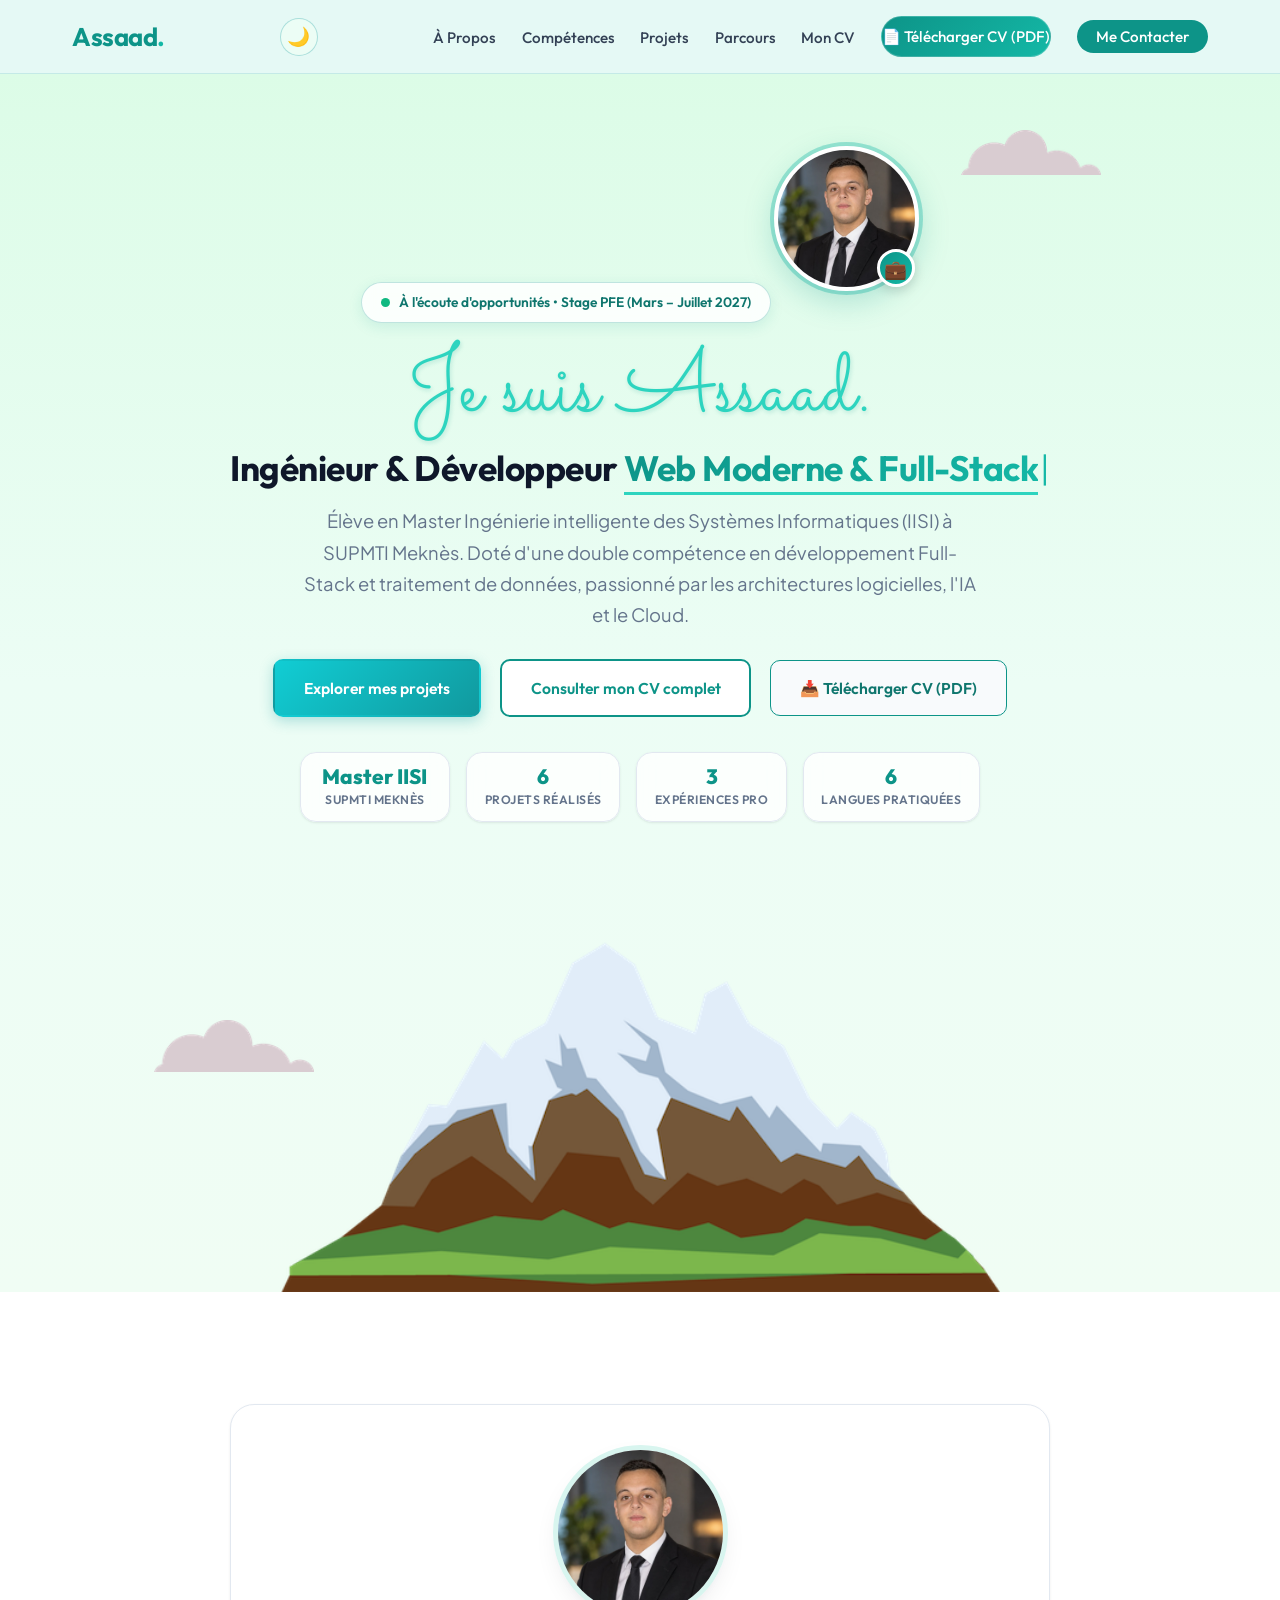
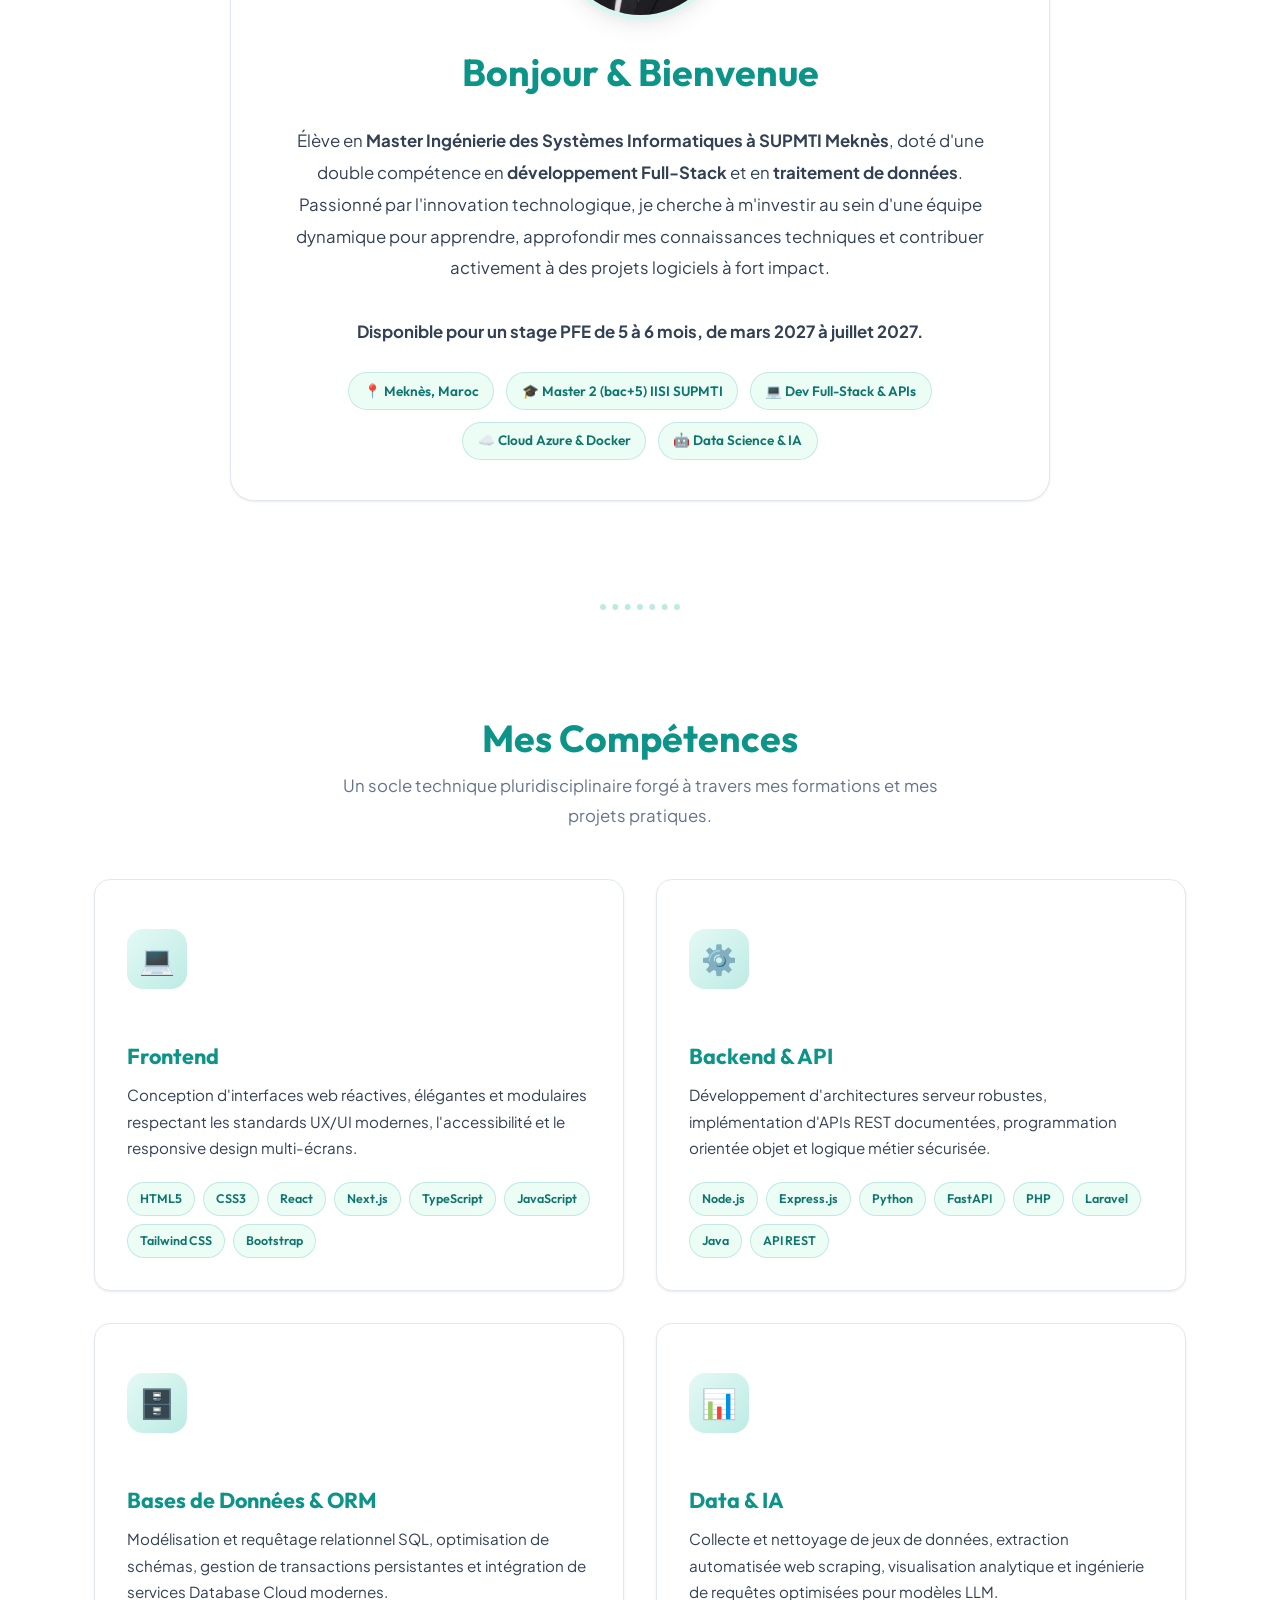
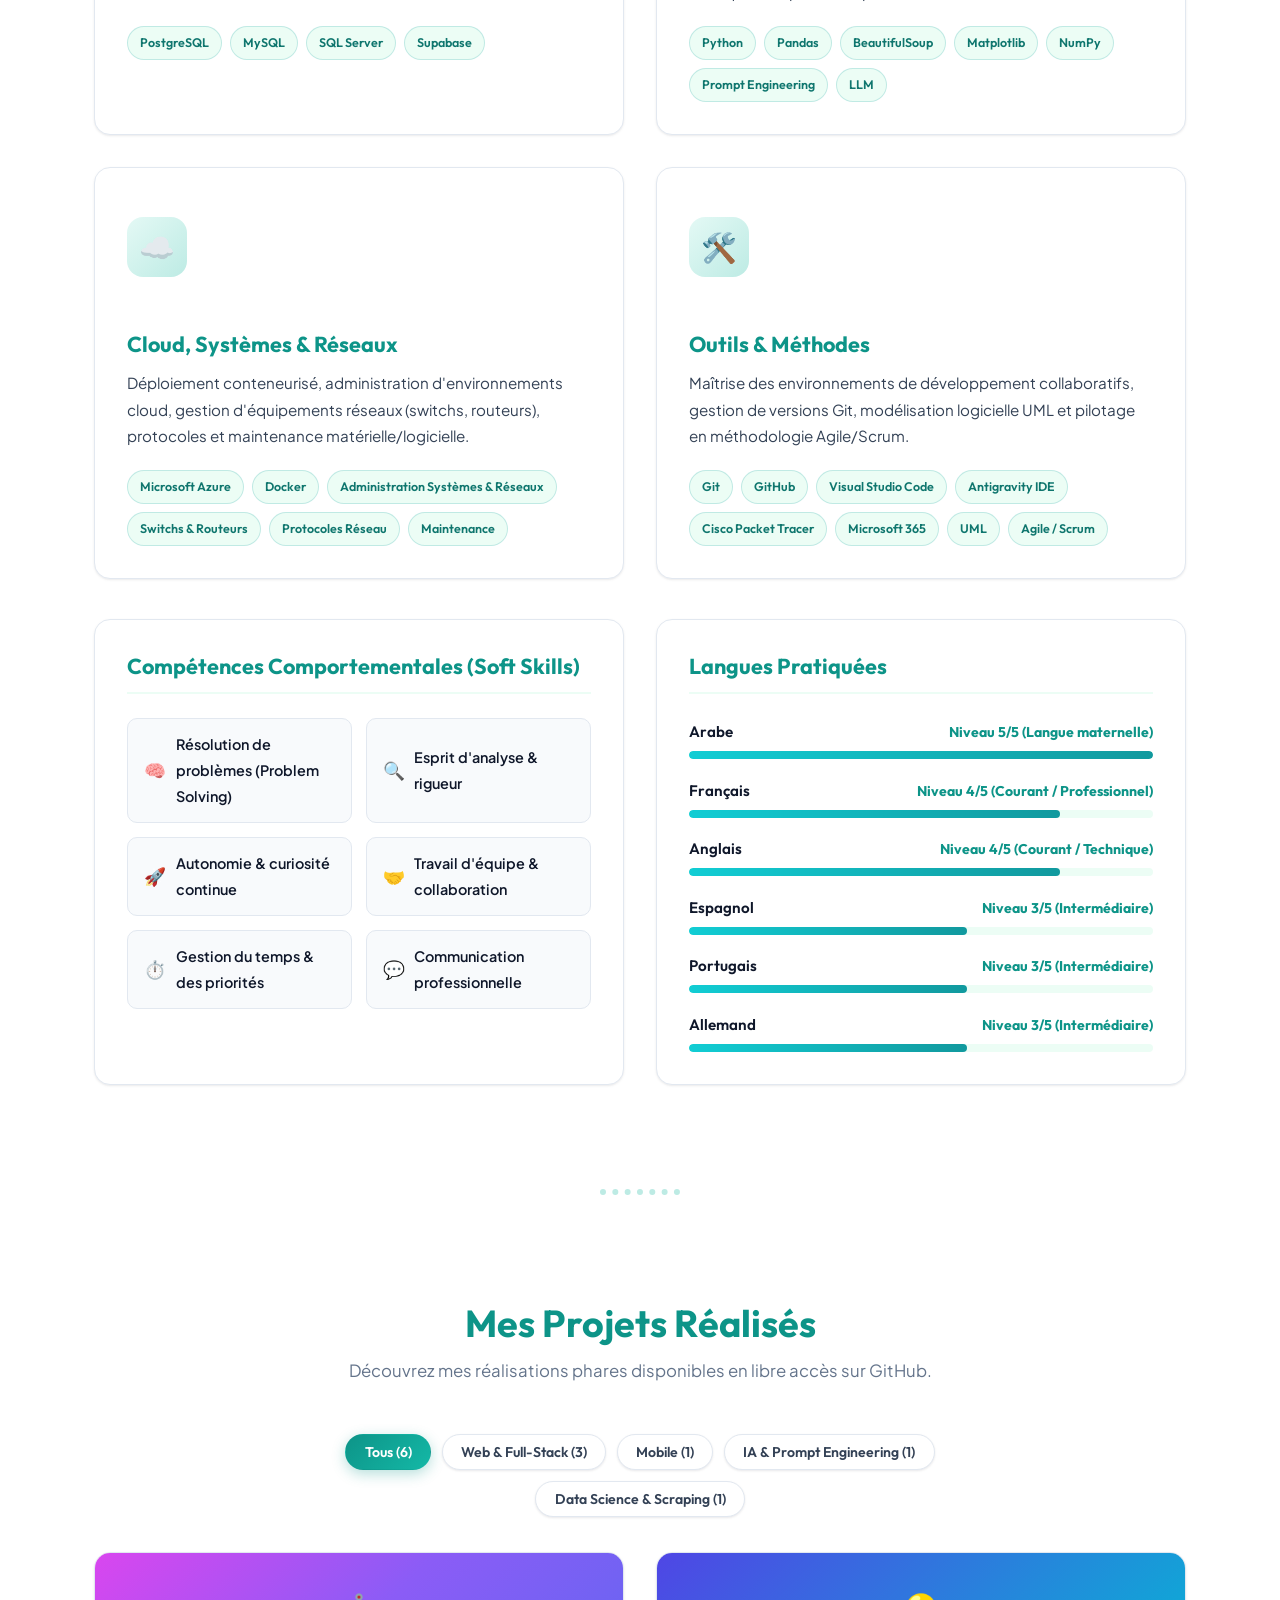
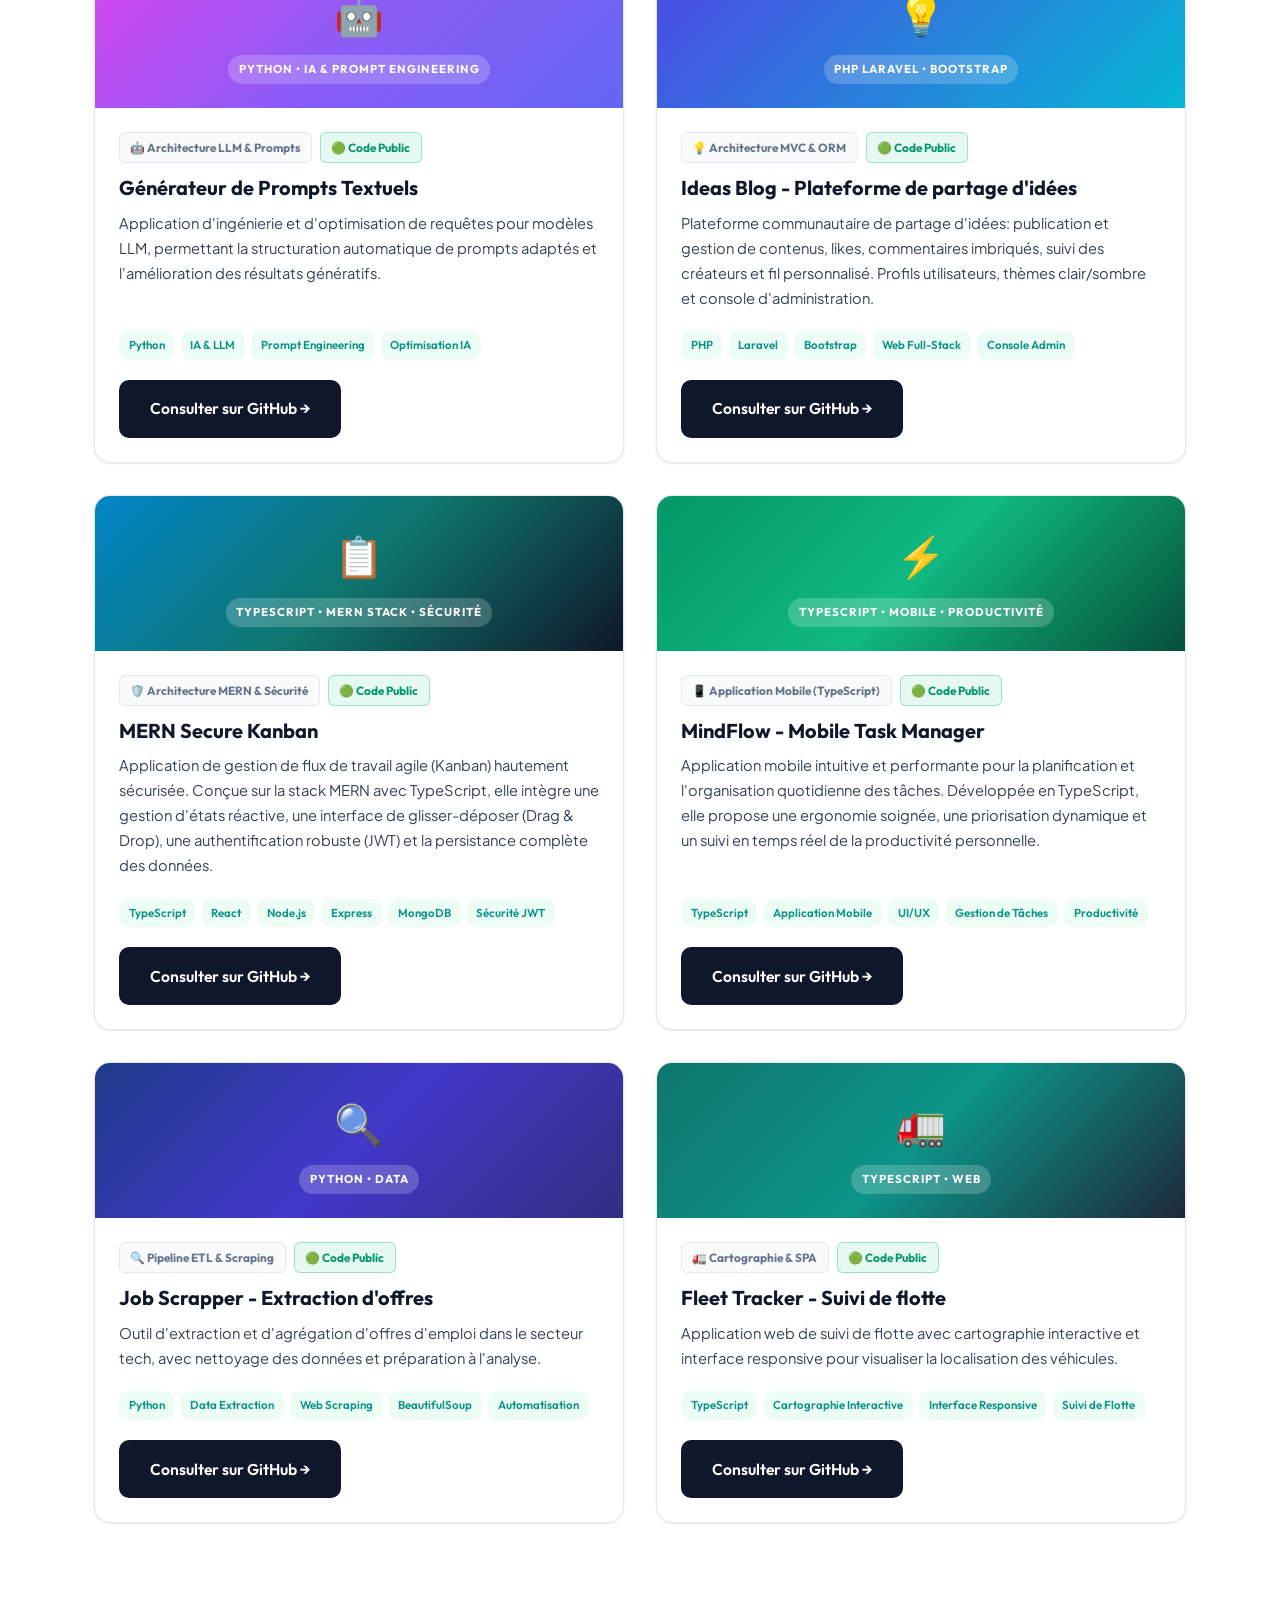
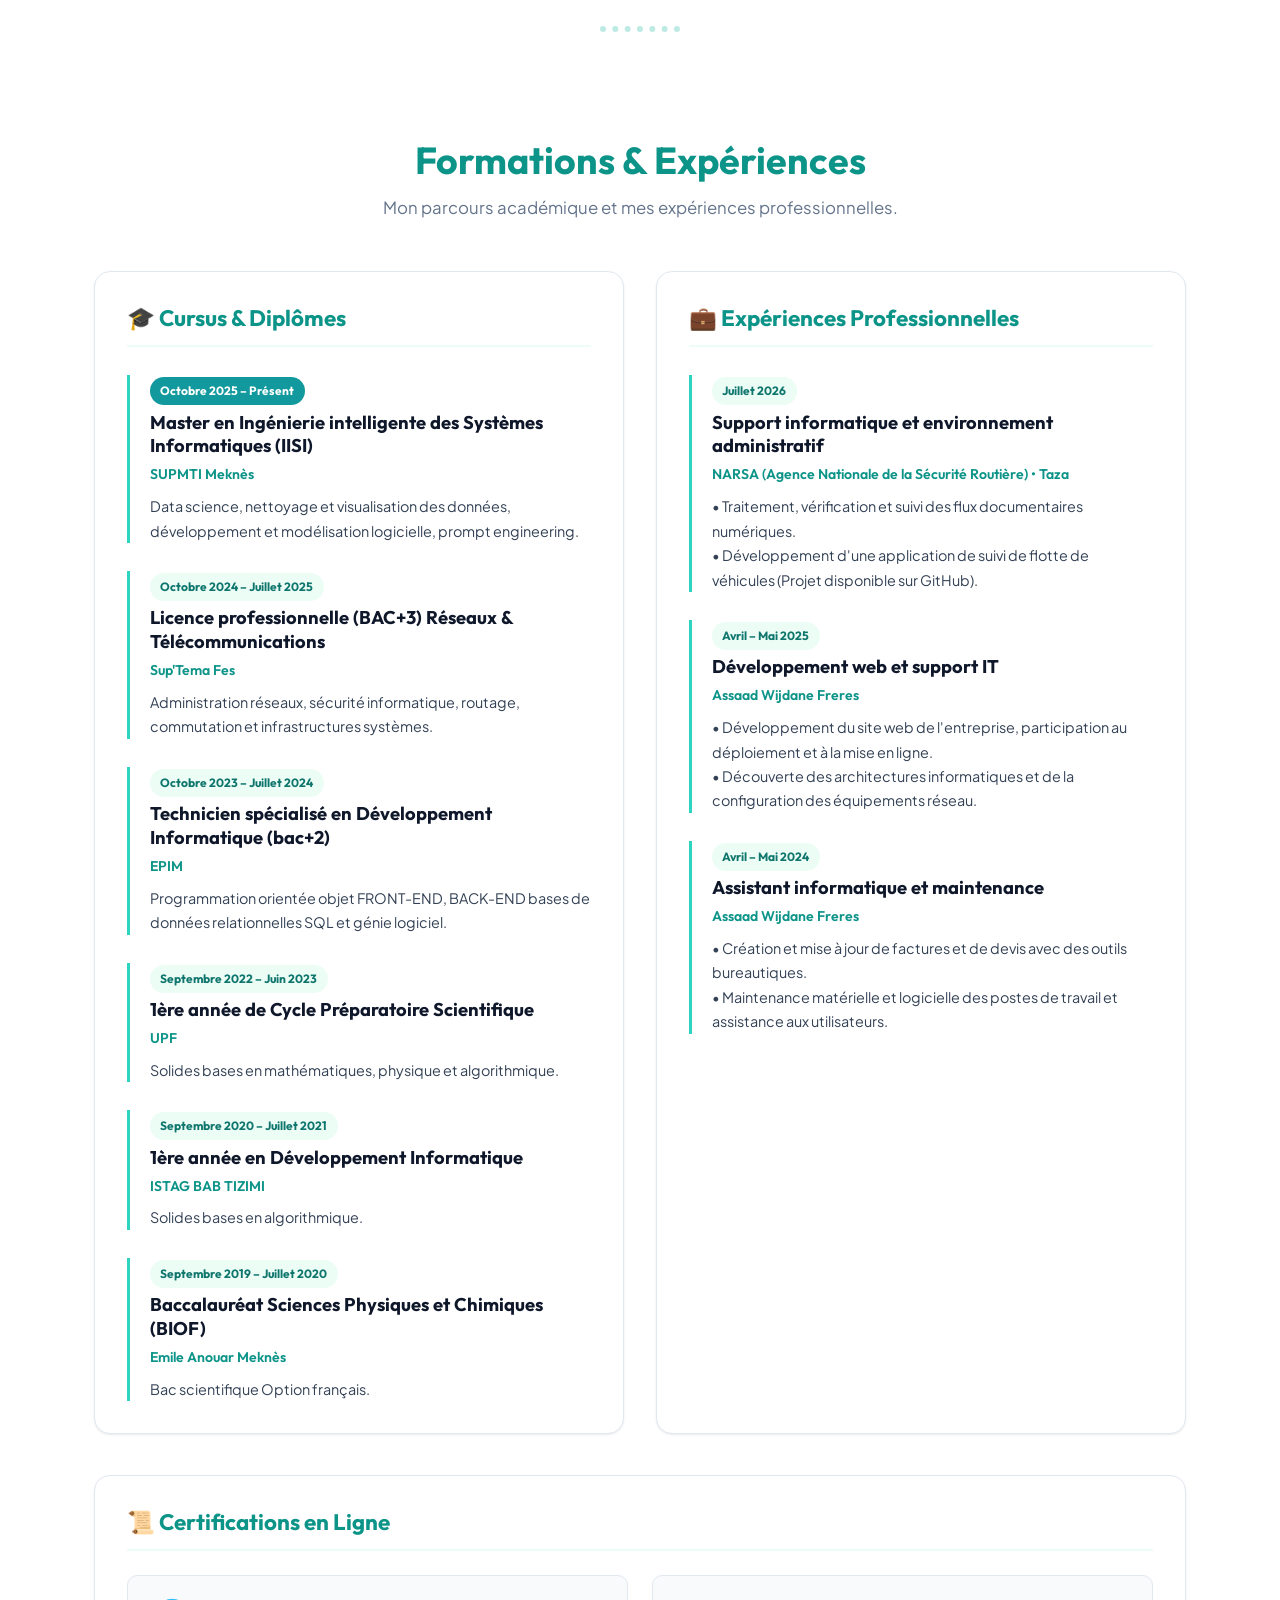
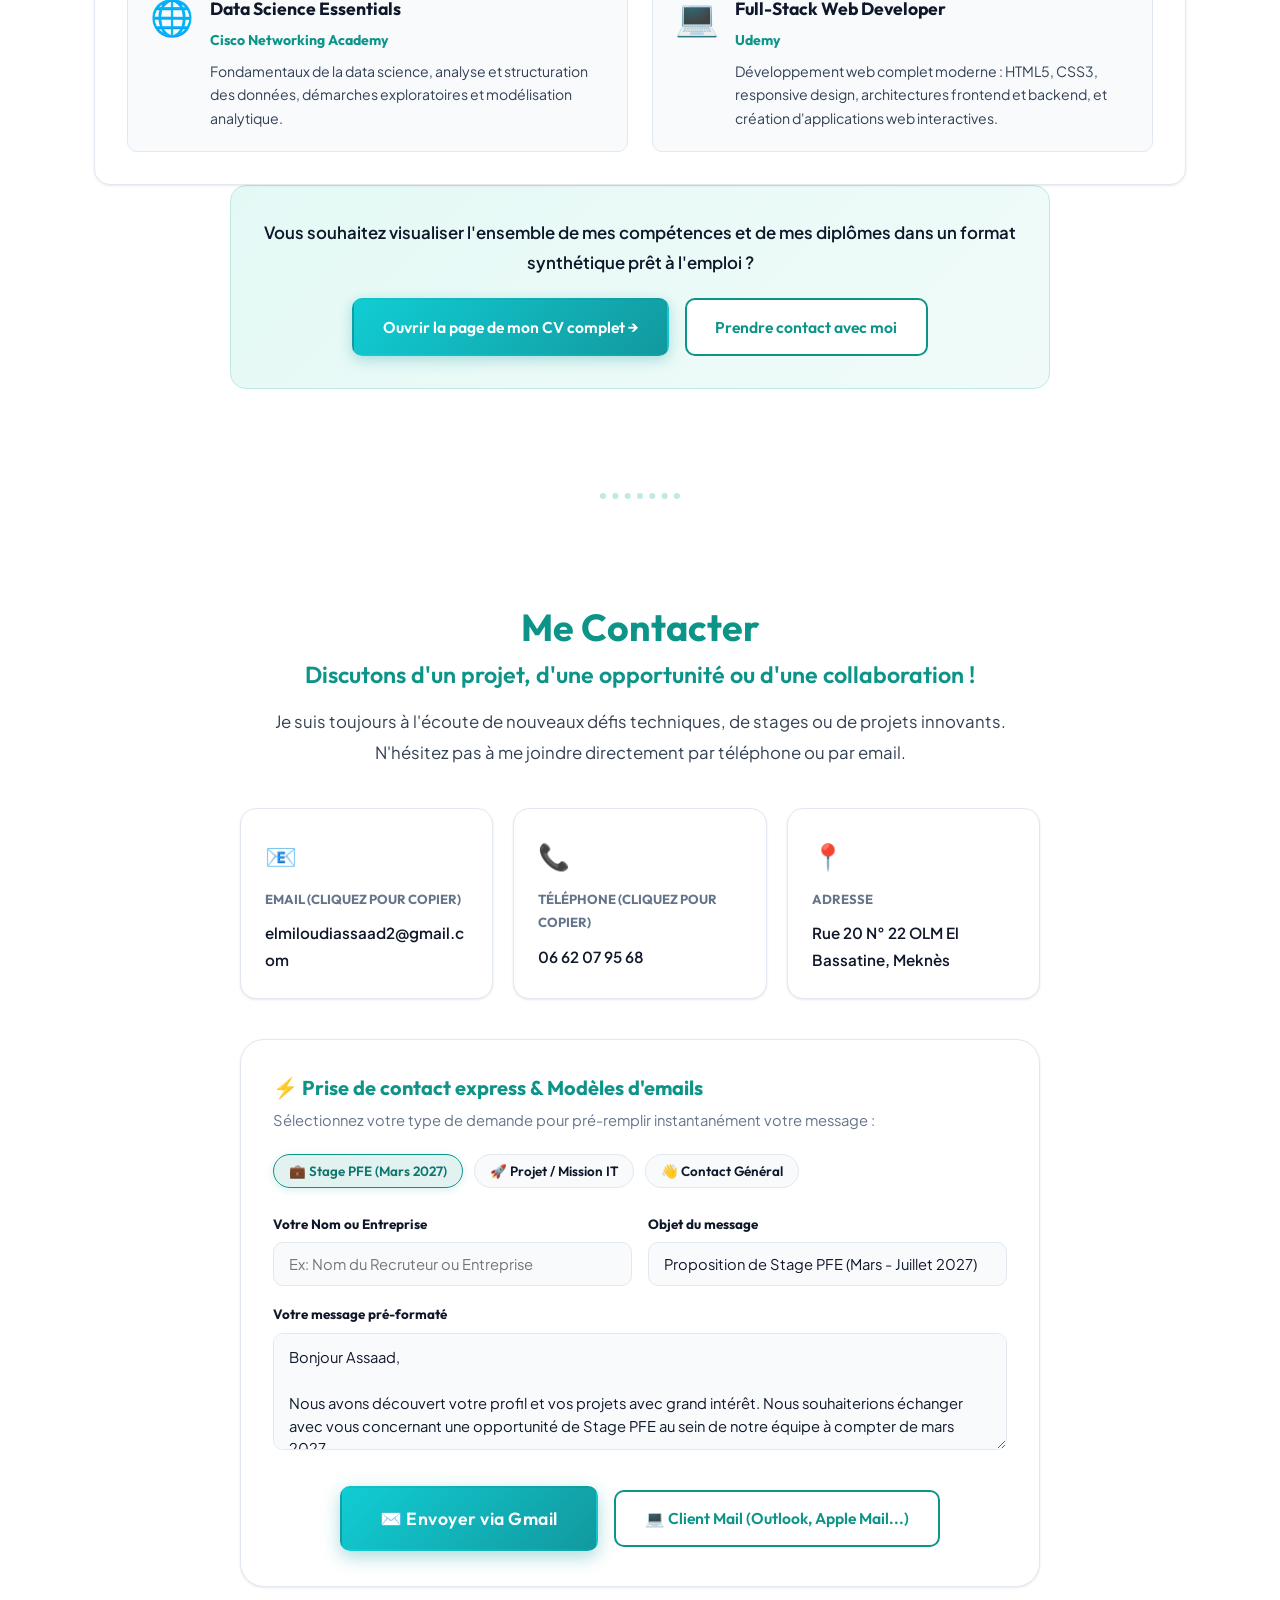
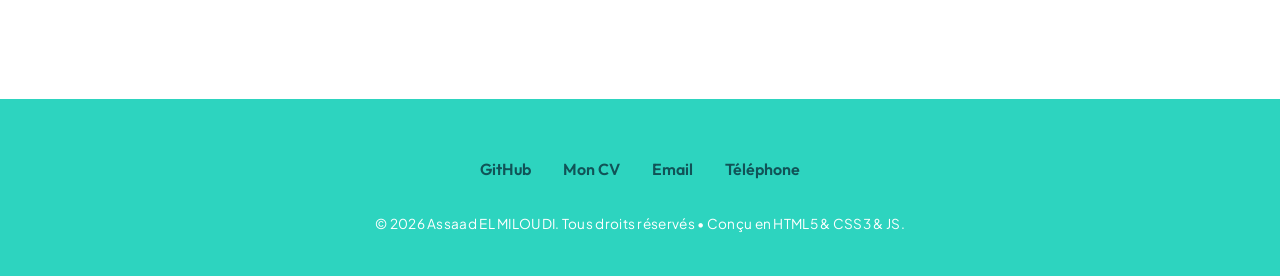
<file: index.html>
<!DOCTYPE html>
<html lang="fr">

<head>
  <meta charset="UTF-8">
  <meta name="viewport" content="width=device-width, initial-scale=1.0">
  <meta name="description"
    content="Site personnel d'Assaad EL MILOUDI - Étudiant en Master 2 (bac+5) IISI SUPMTI Meknès, Développeur Full-Stack, IA & Data Science. Disponible pour un stage PFE (Mars – Juillet 2027).">
  <meta name="theme-color" content="#0d9488">
  <title>Assaad EL MILOUDI | Portfolio &amp; Site Personnel</title>

  <!-- Favicon SVG -->
  <link rel="icon" type="image/svg+xml" href="images/favicon.svg">

  <!-- Open Graph / Réseaux Sociaux (LinkedIn, Twitter, WhatsApp) -->
  <meta property="og:title" content="Assaad EL MILOUDI | Ingénieur & Développeur Full-Stack">
  <meta property="og:description"
    content="Élève en Master IISI SUPMTI Meknès, spécialisé en développement Full-Stack, Prompt Engineering, IA et Traitement de Données. À l'écoute d'un stage PFE (Mars – Juillet 2027).">
  <meta property="og:type" content="website">
  <meta property="og:url" content="https://assaadbenz.github.io/Portfolio/">
  <meta property="og:image" content="https://assaadbenz.github.io/Portfolio/images/profile.jpg">
  <meta name="twitter:card" content="summary_large_image">

  <link rel="stylesheet" href="style.css">
  <link rel="preconnect" href="https://fonts.googleapis.com">
  <link rel="preconnect" href="https://fonts.gstatic.com" crossorigin>
  <link
    href="https://fonts.googleapis.com/css2?family=Outfit:wght@500;600;700;800&family=Plus+Jakarta+Sans:ital,wght@0,400;0,500;0,600;0,700;0,800;1,400&family=Sacramento&display=swap"
    rel="stylesheet">
</head>

<body>

  <!-- Barre de Navigation -->
  <header class="header">
    <nav class="navbar" aria-label="Navigation principale">
      <a href="#hero" class="nav-brand">Assaad<span class="dot">.</span></a>
      <div class="nav-mobile-controls">
        <button id="theme-toggle" class="theme-toggle-btn" title="Basculer Mode Sombre / Clair"
          aria-label="Basculer Mode Sombre / Clair">🌙</button>
        <button id="mobile-menu-btn" class="mobile-menu-btn" aria-label="Ouvrir le menu de navigation" aria-expanded="false">
          <span class="hamburger-bar"></span>
          <span class="hamburger-bar"></span>
          <span class="hamburger-bar"></span>
        </button>
      </div>
      <ul class="nav-links" id="nav-links">
        <li><a href="#a-propos">À Propos</a></li>
        <li><a href="#competences">Compétences</a></li>
        <li><a href="#projets">Projets</a></li>
        <li><a href="#parcours">Parcours</a></li>
        <li><a href="cv.html">Mon CV</a></li>
        <li><a href="cv.html?print=true" class="nav-cv-btn" title="Télécharger ou imprimer mon CV au format PDF">📄 Télécharger CV (PDF)</a></li>
        <li><a href="#contact" class="nav-cta">Me Contacter</a></li>
      </ul>
    </nav>
  </header>

  <main>
    <!-- Section Hero -->
    <section id="hero" class="top-container">
      <img class="top-cloud" src="images/cloud.png" alt="Nuage décoratif en haut à droite">
      <div class="title-text">
        <div class="hero-status-pill">
          <span class="status-pulse-dot"></span>
          <span>À l'écoute d'opportunités &bull; Stage PFE (Mars &ndash; Juillet 2027)</span>
        </div>

        <!-- Portrait Officiel dans le Dashboard Hero -->
        <div class="hero-avatar-wrapper">
          <img class="hero-avatar-img" src="images/profile.jpg" alt="Photo professionnelle d'Assaad EL MILOUDI">
          <div class="hero-avatar-badge" title="Disponible pour Stage PFE">💼</div>
        </div>

        <h1 class="hero-title">Je suis Assaad.</h1>
        <h2 class="hero-subtitle">Ingénieur &amp; Développeur <span id="typewriter" class="pro">Full-Stack</span><span
            class="cursor">|</span></h2>
        <p class="hero-tagline">
          Élève en Master Ingénierie intelligente des Systèmes Informatiques (IISI) à SUPMTI Meknès.
          Doté d'une double compétence en développement Full-Stack et traitement de données, passionné par les architectures logicielles, l'IA et le Cloud.
        </p>
        <div class="hero-actions">
          <a href="#projets" class="btn btn-primary">Explorer mes projets</a>
          <a href="cv.html" class="btn btn-secondary">Consulter mon CV complet</a>
          <a href="cv.html?print=true" class="btn btn-cv-direct" title="Télécharger ou imprimer mon CV au format PDF">📥 Télécharger CV (PDF)</a>
        </div>
        <!-- Bandeau de Statistiques & Highlights -->
        <div class="hero-stats-strip">
          <div class="hero-stat-pill">
            <span class="stat-number">Master IISI</span>
            <span class="stat-label">SUPMTI Meknès</span>
          </div>
          <div class="hero-stat-pill">
            <span class="stat-number counter-number" data-target="6">6</span>
            <span class="stat-label">Projets Réalisés</span>
          </div>
          <div class="hero-stat-pill">
            <span class="stat-number counter-number" data-target="3">3</span>
            <span class="stat-label">Expériences Pro</span>
          </div>
          <div class="hero-stat-pill">
            <span class="stat-number counter-number" data-target="6">6</span>
            <span class="stat-label">Langues Pratiquées</span>
          </div>
        </div>
      </div>
      <img class="bottom-cloud" src="images/cloud.png" alt="Nuage décoratif flottant à gauche">
      <img class="mountain" src="images/mountain.png"
        alt="Illustration de montagne symbolisant le parcours et l'ambition">
    </section>

    <!-- Conteneur Central -->
    <div class="middle-container">

      <!-- Section À Propos -->
      <section id="a-propos" class="section profile-section">
        <div class="profile-card reveal">
          <img class="profile-img" src="images/profile.jpg" alt="Portrait de profil d'Assaad EL MILOUDI">
          <h2 class="section-title">Bonjour &amp; Bienvenue</h2>
          <p class="intro">
            Élève en <strong>Master Ingénierie des Systèmes Informatiques à SUPMTI Meknès</strong>, doté d'une double compétence en <strong>développement Full-Stack</strong> et en <strong>traitement de données</strong>. Passionné par l'innovation technologique, je cherche à m'investir au sein d'une équipe dynamique pour apprendre, approfondir mes connaissances techniques et contribuer activement à des projets logiciels à fort impact.<br><br>
            <strong>Disponible pour un stage PFE de 5 à 6 mois, de mars 2027 à juillet 2027.</strong>
          </p>
          <div class="profile-meta-tags">
            <span class="meta-badge">📍 Meknès, Maroc</span>
            <span class="meta-badge">🎓 Master 2 (bac+5) IISI SUPMTI</span>
            <span class="meta-badge">💻 Dev Full-Stack &amp; APIs</span>
            <span class="meta-badge">☁️ Cloud Azure &amp; Docker</span>
            <span class="meta-badge">🤖 Data Science &amp; IA</span>
          </div>
        </div>
      </section>

      <hr class="section-divider">

      <!-- Section Compétences -->
      <section id="competences" class="section skills-section">
        <h2 class="section-title">Mes Compétences</h2>
        <p class="section-subtitle">Un socle technique pluridisciplinaire forgé à travers mes formations et mes projets
          pratiques.</p>

        <div class="skills-grid reveal">
          <!-- Carte 1 : Frontend -->
          <article class="skill-card">
            <div class="skill-media">
              <div class="skill-icon-bubble">💻</div>
            </div>
            <div class="skill-content">
              <h3 class="skill-heading">Frontend</h3>
              <p>
                Conception d'interfaces web réactives, élégantes et modulaires respectant les standards UX/UI modernes, l'accessibilité et le responsive design multi-écrans.
              </p>
              <div class="tags-container">
                <span class="skill-tag">HTML5</span>
                <span class="skill-tag">CSS3</span>
                <span class="skill-tag">React</span>
                <span class="skill-tag">Next.js</span>
                <span class="skill-tag">TypeScript</span>
                <span class="skill-tag">JavaScript</span>
                <span class="skill-tag">Tailwind CSS</span>
                <span class="skill-tag">Bootstrap</span>
              </div>
            </div>
          </article>

          <!-- Carte 2 : Backend & API -->
          <article class="skill-card">
            <div class="skill-media">
              <div class="skill-icon-bubble">⚙️</div>
            </div>
            <div class="skill-content">
              <h3 class="skill-heading">Backend &amp; API</h3>
              <p>
                Développement d'architectures serveur robustes, implémentation d'APIs REST documentées, programmation orientée objet et logique métier sécurisée.
              </p>
              <div class="tags-container">
                <span class="skill-tag">Node.js</span>
                <span class="skill-tag">Express.js</span>
                <span class="skill-tag">Python</span>
                <span class="skill-tag">FastAPI</span>
                <span class="skill-tag">PHP</span>
                <span class="skill-tag">Laravel</span>
                <span class="skill-tag">Java</span>
                <span class="skill-tag">API REST</span>
              </div>
            </div>
          </article>

          <!-- Carte 3 : Bases de Données & ORM -->
          <article class="skill-card">
            <div class="skill-media">
              <div class="skill-icon-bubble">🗄️</div>
            </div>
            <div class="skill-content">
              <h3 class="skill-heading">Bases de Données &amp; ORM</h3>
              <p>
                Modélisation et requêtage relationnel SQL, optimisation de schémas, gestion de transactions persistantes et intégration de services Database Cloud modernes.
              </p>
              <div class="tags-container">
                <span class="skill-tag">PostgreSQL</span>
                <span class="skill-tag">MySQL</span>
                <span class="skill-tag">SQL Server</span>
                <span class="skill-tag">Supabase</span>
              </div>
            </div>
          </article>

          <!-- Carte 4 : Data & IA -->
          <article class="skill-card">
            <div class="skill-media">
              <div class="skill-icon-bubble">📊</div>
            </div>
            <div class="skill-content">
              <h3 class="skill-heading">Data &amp; IA</h3>
              <p>
                Collecte et nettoyage de jeux de données, extraction automatisée web scraping, visualisation analytique et ingénierie de requêtes optimisées pour modèles LLM.
              </p>
              <div class="tags-container">
                <span class="skill-tag">Python</span>
                <span class="skill-tag">Pandas</span>
                <span class="skill-tag">BeautifulSoup</span>
                <span class="skill-tag">Matplotlib</span>
                <span class="skill-tag">NumPy</span>
                <span class="skill-tag">Prompt Engineering</span>
                <span class="skill-tag">LLM</span>
              </div>
            </div>
          </article>

          <!-- Carte 5 : Cloud, Systèmes & Réseaux -->
          <article class="skill-card">
            <div class="skill-media">
              <div class="skill-icon-bubble">☁️</div>
            </div>
            <div class="skill-content">
              <h3 class="skill-heading">Cloud, Systèmes &amp; Réseaux</h3>
              <p>
                Déploiement conteneurisé, administration d'environnements cloud, gestion d'équipements réseaux (switchs, routeurs), protocoles et maintenance matérielle/logicielle.
              </p>
              <div class="tags-container">
                <span class="skill-tag">Microsoft Azure</span>
                <span class="skill-tag">Docker</span>
                <span class="skill-tag">Administration Systèmes &amp; Réseaux</span>
                <span class="skill-tag">Switchs &amp; Routeurs</span>
                <span class="skill-tag">Protocoles Réseau</span>
                <span class="skill-tag">Maintenance</span>
              </div>
            </div>
          </article>

          <!-- Carte 6 : Outils & Méthodes -->
          <article class="skill-card">
            <div class="skill-media">
              <div class="skill-icon-bubble">🛠️</div>
            </div>
            <div class="skill-content">
              <h3 class="skill-heading">Outils &amp; Méthodes</h3>
              <p>
                Maîtrise des environnements de développement collaboratifs, gestion de versions Git, modélisation logicielle UML et pilotage en méthodologie Agile/Scrum.
              </p>
              <div class="tags-container">
                <span class="skill-tag">Git</span>
                <span class="skill-tag">GitHub</span>
                <span class="skill-tag">Visual Studio Code</span>
                <span class="skill-tag">Antigravity IDE</span>
                <span class="skill-tag">Cisco Packet Tracer</span>
                <span class="skill-tag">Microsoft 365</span>
                <span class="skill-tag">UML</span>
                <span class="skill-tag">Agile / Scrum</span>
              </div>
            </div>
          </article>
        </div>

        <!-- Deuxième ligne : Soft Skills & Langues -->
        <div class="skills-extra-row reveal">
          <!-- Soft Skills -->
          <div class="extra-card">
            <h3 class="extra-card-title">Compétences Comportementales (Soft Skills)</h3>
            <div class="soft-skills-grid">
              <div class="soft-skill-pill">
                <span class="pill-icon">🧠</span>
                <span>Résolution de problèmes (Problem Solving)</span>
              </div>
              <div class="soft-skill-pill">
                <span class="pill-icon">🔍</span>
                <span>Esprit d'analyse &amp; rigueur</span>
              </div>
              <div class="soft-skill-pill">
                <span class="pill-icon">🚀</span>
                <span>Autonomie &amp; curiosité continue</span>
              </div>
              <div class="soft-skill-pill">
                <span class="pill-icon">🤝</span>
                <span>Travail d'équipe &amp; collaboration</span>
              </div>
              <div class="soft-skill-pill">
                <span class="pill-icon">⏱️</span>
                <span>Gestion du temps &amp; des priorités</span>
              </div>
              <div class="soft-skill-pill">
                <span class="pill-icon">💬</span>
                <span>Communication professionnelle</span>
              </div>
            </div>
          </div>

          <!-- Langues -->
          <div class="extra-card">
            <h3 class="extra-card-title">Langues Pratiquées</h3>
            <div class="languages-list">
              <div class="language-item">
                <div class="language-header">
                  <span class="language-name">Arabe</span>
                  <span class="language-score">Niveau 5/5 (Langue maternelle)</span>
                </div>
                <div class="language-bar">
                  <div class="language-fill fill-5"></div>
                </div>
              </div>

              <div class="language-item">
                <div class="language-header">
                  <span class="language-name">Français</span>
                  <span class="language-score">Niveau 4/5 (Courant / Professionnel)</span>
                </div>
                <div class="language-bar">
                  <div class="language-fill fill-4"></div>
                </div>
              </div>

              <div class="language-item">
                <div class="language-header">
                  <span class="language-name">Anglais</span>
                  <span class="language-score">Niveau 4/5 (Courant / Technique)</span>
                </div>
                <div class="language-bar">
                  <div class="language-fill fill-4"></div>
                </div>
              </div>

              <div class="language-item">
                <div class="language-header">
                  <span class="language-name">Espagnol</span>
                  <span class="language-score">Niveau 3/5 (Intermédiaire)</span>
                </div>
                <div class="language-bar">
                  <div class="language-fill fill-3"></div>
                </div>
              </div>

              <div class="language-item">
                <div class="language-header">
                  <span class="language-name">Portugais</span>
                  <span class="language-score">Niveau 3/5 (Intermédiaire)</span>
                </div>
                <div class="language-bar">
                  <div class="language-fill fill-3"></div>
                </div>
              </div>

              <div class="language-item">
                <div class="language-header">
                  <span class="language-name">Allemand</span>
                  <span class="language-score">Niveau 3/5 (Intermédiaire)</span>
                </div>
                <div class="language-bar">
                  <div class="language-fill fill-3"></div>
                </div>
              </div>
            </div>
          </div>
        </div>
      </section>

      <hr class="section-divider">

      <!-- Section Projets -->
      <section id="projets" class="section projects-section">
        <h2 class="section-title">Mes Projets Réalisés</h2>
        <p class="section-subtitle">Découvrez mes réalisations phares disponibles en libre accès sur GitHub.</p>

        <!-- Filtres interactifs des Projets -->
        <div class="project-filters" role="tablist" aria-label="Filtrer les projets">
          <button class="filter-btn active" data-filter="all">Tous (6)</button>
          <button class="filter-btn" data-filter="web">Web &amp; Full-Stack (3)</button>
          <button class="filter-btn" data-filter="mobile">Mobile (1)</button>
          <button class="filter-btn" data-filter="ai">IA &amp; Prompt Engineering (1)</button>
          <button class="filter-btn" data-filter="data">Data Science &amp; Scraping (1)</button>
        </div>

        <div class="projects-grid reveal">
          <!-- Projet 1 : Générateur de Prompts Textuels -->
          <article class="project-card" data-category="ai">
            <div class="project-header-banner banner-prompt">
              <div class="project-banner-icon">🤖</div>
              <span class="project-banner-badge">Python &bull; IA &amp; Prompt Engineering</span>
            </div>
            <div class="project-info">
              <div class="project-meta-badges">
                <span class="project-badge-pill">🤖 Architecture LLM &amp; Prompts</span>
                <span class="project-badge-pill status-open">🟢 Code Public</span>
              </div>
              <h3 class="project-title">Générateur de Prompts Textuels</h3>
              <p class="project-desc">
                Application d'ingénierie et d'optimisation de requêtes pour modèles LLM, permettant la structuration automatique de prompts adaptés et l'amélioration des résultats génératifs.
              </p>
              <div class="project-tags">
                <span class="project-tag">Python</span>
                <span class="project-tag">IA &amp; LLM</span>
                <span class="project-tag">Prompt Engineering</span>
                <span class="project-tag">Optimisation IA</span>
              </div>
              <div class="project-links">
                <a href="https://github.com/Assaadbenz/Generateur_Prompts_Text" class="btn btn-github" target="_blank"
                  rel="noopener noreferrer">
                  Consulter sur GitHub &rarr;
                </a>
              </div>
            </div>
          </article>

          <!-- Projet 2 : Ideas Blog - Plateforme de partage d'idées -->
          <article class="project-card" data-category="web">
            <div class="project-header-banner banner-ideas">
              <div class="project-banner-icon">💡</div>
              <span class="project-banner-badge">PHP Laravel &bull; Bootstrap</span>
            </div>
            <div class="project-info">
              <div class="project-meta-badges">
                <span class="project-badge-pill">💡 Architecture MVC &amp; ORM</span>
                <span class="project-badge-pill status-open">🟢 Code Public</span>
              </div>
              <h3 class="project-title">Ideas Blog - Plateforme de partage d'idées</h3>
              <p class="project-desc">
                Plateforme communautaire de partage d'idées: publication et gestion de contenus, likes, commentaires imbriqués, suivi des créateurs et fil personnalisé. Profils utilisateurs, thèmes clair/sombre et console d'administration.
              </p>
              <div class="project-tags">
                <span class="project-tag">PHP</span>
                <span class="project-tag">Laravel</span>
                <span class="project-tag">Bootstrap</span>
                <span class="project-tag">Web Full-Stack</span>
                <span class="project-tag">Console Admin</span>
              </div>
              <div class="project-links">
                <a href="https://github.com/Assaadbenz/IdeasBlog" class="btn btn-github" target="_blank"
                  rel="noopener noreferrer">
                  Consulter sur GitHub &rarr;
                </a>
              </div>
            </div>
          </article>

          <!-- Projet 3 : MERN Secure Kanban -->
          <article class="project-card" data-category="web">
            <div class="project-header-banner banner-kanban">
              <div class="project-banner-icon">📋</div>
              <span class="project-banner-badge">TypeScript &bull; MERN Stack &bull; Sécurité</span>
            </div>
            <div class="project-info">
              <div class="project-meta-badges">
                <span class="project-badge-pill">🛡️ Architecture MERN &amp; Sécurité</span>
                <span class="project-badge-pill status-open">🟢 Code Public</span>
              </div>
              <h3 class="project-title">MERN Secure Kanban</h3>
              <p class="project-desc">
                Application de gestion de flux de travail agile (Kanban) hautement sécurisée. Conçue sur la stack MERN avec TypeScript, elle intègre une gestion d'états réactive, une interface de glisser-déposer (Drag &amp; Drop), une authentification robuste (JWT) et la persistance complète des données.
              </p>
              <div class="project-tags">
                <span class="project-tag">TypeScript</span>
                <span class="project-tag">React</span>
                <span class="project-tag">Node.js</span>
                <span class="project-tag">Express</span>
                <span class="project-tag">MongoDB</span>
                <span class="project-tag">Sécurité JWT</span>
              </div>
              <div class="project-links">
                <a href="https://github.com/Assaadbenz/mern-secure-kanban" class="btn btn-github" target="_blank"
                  rel="noopener noreferrer">
                  Consulter sur GitHub &rarr;
                </a>
              </div>
            </div>
          </article>

          <!-- Projet 4 : MindFlow - Mobile Task Manager -->
          <article class="project-card" data-category="mobile">
            <div class="project-header-banner banner-mindflow">
              <div class="project-banner-icon">⚡</div>
              <span class="project-banner-badge">TypeScript &bull; Mobile &bull; Productivité</span>
            </div>
            <div class="project-info">
              <div class="project-meta-badges">
                <span class="project-badge-pill">📱 Application Mobile (TypeScript)</span>
                <span class="project-badge-pill status-open">🟢 Code Public</span>
              </div>
              <h3 class="project-title">MindFlow - Mobile Task Manager</h3>
              <p class="project-desc">
                Application mobile intuitive et performante pour la planification et l'organisation quotidienne des tâches. Développée en TypeScript, elle propose une ergonomie soignée, une priorisation dynamique et un suivi en temps réel de la productivité personnelle.
              </p>
              <div class="project-tags">
                <span class="project-tag">TypeScript</span>
                <span class="project-tag">Application Mobile</span>
                <span class="project-tag">UI/UX</span>
                <span class="project-tag">Gestion de Tâches</span>
                <span class="project-tag">Productivité</span>
              </div>
              <div class="project-links">
                <a href="https://github.com/Assaadbenz/MindFlow" class="btn btn-github" target="_blank"
                  rel="noopener noreferrer">
                  Consulter sur GitHub &rarr;
                </a>
              </div>
            </div>
          </article>

          <!-- Projet 5 : Job Scrapper - Extraction d'offres -->
          <article class="project-card" data-category="data">
            <div class="project-header-banner banner-scrapper">
              <div class="project-banner-icon">🔍</div>
              <span class="project-banner-badge">Python &bull; Data</span>
            </div>
            <div class="project-info">
              <div class="project-meta-badges">
                <span class="project-badge-pill">🔍 Pipeline ETL &amp; Scraping</span>
                <span class="project-badge-pill status-open">🟢 Code Public</span>
              </div>
              <h3 class="project-title">Job Scrapper - Extraction d'offres</h3>
              <p class="project-desc">
                Outil d'extraction et d'agrégation d'offres d'emploi dans le secteur tech, avec nettoyage des données et préparation à l'analyse.
              </p>
              <div class="project-tags">
                <span class="project-tag">Python</span>
                <span class="project-tag">Data Extraction</span>
                <span class="project-tag">Web Scraping</span>
                <span class="project-tag">BeautifulSoup</span>
                <span class="project-tag">Automatisation</span>
              </div>
              <div class="project-links">
                <a href="https://github.com/Assaadbenz/jobscrapper" class="btn btn-github" target="_blank"
                  rel="noopener noreferrer">
                  Consulter sur GitHub &rarr;
                </a>
              </div>
            </div>
          </article>

          <!-- Projet 6 : Fleet Tracker - Suivi de flotte -->
          <article class="project-card" data-category="web">
            <div class="project-header-banner banner-fleet">
              <div class="project-banner-icon">🚛</div>
              <span class="project-banner-badge">TypeScript &bull; Web</span>
            </div>
            <div class="project-info">
              <div class="project-meta-badges">
                <span class="project-badge-pill">🚛 Cartographie &amp; SPA</span>
                <span class="project-badge-pill status-open">🟢 Code Public</span>
              </div>
              <h3 class="project-title">Fleet Tracker - Suivi de flotte</h3>
              <p class="project-desc">
                Application web de suivi de flotte avec cartographie interactive et interface responsive pour visualiser la localisation des véhicules.
              </p>
              <div class="project-tags">
                <span class="project-tag">TypeScript</span>
                <span class="project-tag">Cartographie Interactive</span>
                <span class="project-tag">Interface Responsive</span>
                <span class="project-tag">Suivi de Flotte</span>
              </div>
              <div class="project-links">
                <a href="https://github.com/Assaadbenz/fleet-tracker" class="btn btn-github" target="_blank"
                  rel="noopener noreferrer">
                  Consulter sur GitHub &rarr;
                </a>
              </div>
            </div>
          </article>
        </div>
      </section>

      <hr class="section-divider">

      <!-- Section Parcours (Formations & Stages) -->
      <section id="parcours" class="section resume-section">
        <h2 class="section-title">Formations &amp; Expériences</h2>
        <p class="section-subtitle">Mon parcours académique et mes expériences professionnelles.</p>

        <div class="timeline-section-grid reveal">
          <!-- Colonne Formations -->
          <div class="timeline-column">
            <h3 class="timeline-column-title">🎓 Cursus &amp; Diplômes</h3>

            <div class="timeline-item">
              <span class="timeline-badge current">Octobre 2025 &ndash; Présent</span>
              <h4 class="timeline-title">Master en Ingénierie intelligente des Systèmes Informatiques (IISI)</h4>
              <p class="timeline-subtitle">SUPMTI Meknès</p>
              <p class="timeline-text">
                Data science, nettoyage et visualisation des données, développement et modélisation logicielle, prompt engineering.
              </p>
            </div>

            <div class="timeline-item">
              <span class="timeline-badge">Octobre 2024 &ndash; Juillet 2025</span>
              <h4 class="timeline-title">Licence professionnelle (BAC+3) Réseaux &amp; Télécommunications</h4>
              <p class="timeline-subtitle">Sup'Tema Fes</p>
              <p class="timeline-text">
                Administration réseaux, sécurité informatique, routage, commutation et infrastructures systèmes.
              </p>
            </div>

            <div class="timeline-item">
              <span class="timeline-badge">Octobre 2023 &ndash; Juillet 2024</span>
              <h4 class="timeline-title">Technicien spécialisé en Développement Informatique (bac+2)</h4>
              <p class="timeline-subtitle">EPIM</p>
              <p class="timeline-text">
                Programmation orientée objet FRONT-END, BACK-END bases de données relationnelles SQL et génie logiciel.
              </p>
            </div>

            <div class="timeline-item">
              <span class="timeline-badge">Septembre 2022 &ndash; Juin 2023</span>
              <h4 class="timeline-title">1ère année de Cycle Préparatoire Scientifique</h4>
              <p class="timeline-subtitle">UPF</p>
              <p class="timeline-text">
                Solides bases en mathématiques, physique et algorithmique.
              </p>
            </div>

            <div class="timeline-item">
              <span class="timeline-badge">Septembre 2020 &ndash; Juillet 2021</span>
              <h4 class="timeline-title">1ère année en Développement Informatique</h4>
              <p class="timeline-subtitle">ISTAG BAB TIZIMI</p>
              <p class="timeline-text">
                Solides bases en algorithmique.
              </p>
            </div>

            <div class="timeline-item">
              <span class="timeline-badge">Septembre 2019 &ndash; Juillet 2020</span>
              <h4 class="timeline-title">Baccalauréat Sciences Physiques et Chimiques (BIOF)</h4>
              <p class="timeline-subtitle">Emile Anouar Meknès</p>
              <p class="timeline-text">
                Bac scientifique Option français.
              </p>
            </div>
          </div>

          <!-- Colonne Stages / Expériences -->
          <div class="timeline-column">
            <h3 class="timeline-column-title">💼 Expériences Professionnelles</h3>

            <div class="timeline-item">
              <span class="timeline-badge">Juillet 2026</span>
              <h4 class="timeline-title">Support informatique et environnement administratif</h4>
              <p class="timeline-subtitle">NARSA (Agence Nationale de la Sécurité Routière) &bull; Taza</p>
              <p class="timeline-text">
                • Traitement, vérification et suivi des flux documentaires numériques.<br>
                • Développement d'une application de suivi de flotte de véhicules (Projet disponible sur GitHub).
              </p>
            </div>

            <div class="timeline-item">
              <span class="timeline-badge">Avril &ndash; Mai 2025</span>
              <h4 class="timeline-title">Développement web et support IT</h4>
              <p class="timeline-subtitle">Assaad Wijdane Freres</p>
              <p class="timeline-text">
                • Développement du site web de l'entreprise, participation au déploiement et à la mise en ligne.<br>
                • Découverte des architectures informatiques et de la configuration des équipements réseau.
              </p>
            </div>

            <div class="timeline-item">
              <span class="timeline-badge">Avril &ndash; Mai 2024</span>
              <h4 class="timeline-title">Assistant informatique et maintenance</h4>
              <p class="timeline-subtitle">Assaad Wijdane Freres</p>
              <p class="timeline-text">
                • Création et mise à jour de factures et de devis avec des outils bureautiques.<br>
                • Maintenance matérielle et logicielle des postes de travail et assistance aux utilisateurs.
              </p>
            </div>
          </div>
        </div>

        <!-- Certifications en Ligne -->
        <div class="certifications-container reveal">
          <h3 class="certifications-title">📜 Certifications en Ligne</h3>
          <div class="certifications-grid">
            <div class="cert-card">
              <div class="cert-icon">🌐</div>
              <div class="cert-info">
                <h4 class="cert-name">Data Science Essentials</h4>
                <span class="cert-issuer">Cisco Networking Academy</span>
                <p class="cert-desc">
                  Fondamentaux de la data science, analyse et structuration des données, démarches exploratoires et
                  modélisation analytique.
                </p>
              </div>
            </div>

            <div class="cert-card">
              <div class="cert-icon">💻</div>
              <div class="cert-info">
                <h4 class="cert-name">Full-Stack Web Developer</h4>
                <span class="cert-issuer">Udemy</span>
                <p class="cert-desc">
                  Développement web complet moderne : HTML5, CSS3, responsive design, architectures frontend et backend,
                  et création d'applications web interactives.
                </p>
              </div>
            </div>
          </div>
        </div>

        <div class="resume-cta-box">
          <p>Vous souhaitez visualiser l'ensemble de mes compétences et de mes diplômes dans un format synthétique prêt
            à l'emploi ?</p>
          <div class="resume-btn-group">
            <a href="cv.html" class="btn btn-primary">Ouvrir la page de mon CV complet &rarr;</a>
            <a href="#contact" class="btn btn-secondary">Prendre contact avec moi</a>
          </div>
        </div>
      </section>

      <hr class="section-divider">

      <!-- Section Contact -->
      <section id="contact" class="section contact-section">
        <h2 class="section-title">Me Contacter</h2>
        <h3 class="contact-subtitle">Discutons d'un projet, d'une opportunité ou d'une collaboration !</h3>
        <p class="contact-message">
          Je suis toujours à l'écoute de nouveaux défis techniques, de stages ou de projets innovants. N'hésitez pas à
          me joindre directement par téléphone ou par email.
        </p>

        <!-- Cartes Coordonnées -->
        <div class="contact-cards-grid">
          <div class="contact-info-card" data-copy="elmiloudiassaad2@gmail.com" title="Cliquez pour copier l'email"
            style="cursor: pointer;">
            <div class="contact-card-icon">📧</div>
            <span class="contact-card-label">Email (Cliquez pour copier)</span>
            <a href="mailto:elmiloudiassaad2@gmail.com" class="contact-card-value">elmiloudiassaad2@gmail.com</a>
          </div>

          <div class="contact-info-card" data-copy="0662079568" title="Cliquez pour copier le numéro"
            style="cursor: pointer;">
            <div class="contact-card-icon">📞</div>
            <span class="contact-card-label">Téléphone (Cliquez pour copier)</span>
            <a href="tel:0662079568" class="contact-card-value">06 62 07 95 68</a>
          </div>

          <div class="contact-info-card">
            <div class="contact-card-icon">📍</div>
            <span class="contact-card-label">Adresse</span>
            <span class="contact-card-value">Rue 20 N° 22 OLM El Bassatine, Meknès</span>
          </div>
        </div>

        <!-- Assistant Recruteur & Formulaire Interactif -->
        <div class="contact-assistant-box">
          <h4 class="assistant-title">⚡ Prise de contact express &amp; Modèles d'emails</h4>
          <p class="assistant-subtitle">Sélectionnez votre type de demande pour pré-remplir instantanément votre message :</p>
          
          <div class="template-pills">
            <button type="button" class="template-pill active" data-subject="Proposition de Stage PFE (Mars - Juillet 2027)" data-msg="Bonjour Assaad,&#10;&#10;Nous avons découvert votre profil et vos projets avec grand intérêt. Nous souhaiterions échanger avec vous concernant une opportunité de Stage PFE au sein de notre équipe à compter de mars 2027.&#10;&#10;Bien cordialement,">💼 Stage PFE (Mars 2027)</button>
            <button type="button" class="template-pill" data-subject="Opportunité de Projet / Mission IT" data-msg="Bonjour Assaad,&#10;&#10;Nous recherchons un profil avec vos compétences Full-Stack et Data pour collaborer sur un projet innovant. Pouvons-nous convenir d'un échange ?&#10;&#10;Cordialement,">🚀 Projet / Mission IT</button>
            <button type="button" class="template-pill" data-subject="Prise de contact professionnelle" data-msg="Bonjour Assaad,&#10;&#10;J'aimerais entrer en contact avec vous pour échanger autour de vos réalisations techniques et opportunités à venir.&#10;&#10;À bientôt,">👋 Contact Général</button>
          </div>

          <form id="contact-quick-form" class="quick-contact-form" onsubmit="return false;">
            <div class="form-row">
              <div class="form-group">
                <label for="contact-name">Votre Nom ou Entreprise</label>
                <input type="text" id="contact-name" placeholder="Ex: Nom du Recruteur ou Entreprise" class="form-input">
              </div>
              <div class="form-group">
                <label for="contact-subject">Objet du message</label>
                <input type="text" id="contact-subject" value="Proposition de Stage PFE (Mars - Juillet 2027)" class="form-input">
              </div>
            </div>
            <div class="form-group">
              <label for="contact-body">Votre message pré-formaté</label>
              <textarea id="contact-body" rows="4" class="form-input form-textarea">Bonjour Assaad,&#10;&#10;Nous avons découvert votre profil et vos projets avec grand intérêt. Nous souhaiterions échanger avec vous concernant une opportunité de Stage PFE au sein de notre équipe à compter de mars 2027.&#10;&#10;Bien cordialement,</textarea>
            </div>

            <div class="contact-action-group"
              style="display: flex; justify-content: center; align-items: center; gap: 1rem; flex-wrap: wrap; margin-top: 1.25rem;">
              <a id="btn-send-gmail" class="btn btn-cta"
                href="https://mail.google.com/mail/?view=cm&fs=1&to=elmiloudiassaad2@gmail.com&su=Proposition%20de%20Stage%20PFE%20(Mars%20-%20Juillet%202027)"
                target="_blank" rel="noopener noreferrer" title="Ouvrir directement dans Gmail">
                ✉️ Envoyer via Gmail
              </a>
              <a id="btn-send-client" class="btn btn-secondary"
                href="mailto:elmiloudiassaad2@gmail.com?subject=Proposition%20de%20Stage%20PFE%20(Mars%20-%20Juillet%202027)"
                title="Ouvrir dans votre logiciel de messagerie">
                💻 Client Mail (Outlook, Apple Mail...)
              </a>
            </div>
          </form>
        </div>
      </section>

    </div>
  </main>

  <!-- Pied de page -->
  <footer class="bottom-container">
    <div class="footer-links">
      <a class="footer-link" href="https://github.com/Assaadbenz" target="_blank" rel="noopener noreferrer">GitHub</a>
      <a class="footer-link" href="cv.html">Mon CV</a>
      <a class="footer-link" href="mailto:elmiloudiassaad2@gmail.com">Email</a>
      <a class="footer-link" href="tel:0662079568">Téléphone</a>
    </div>
    <p class="copyright">&copy; 2026 Assaad EL MILOUDI. Tous droits réservés &bull; Conçu en HTML5 &amp; CSS3 &amp; JS.
    </p>
  </footer>

  <!-- Bouton Flottant Retour en Haut -->
  <button id="back-to-top" class="back-to-top" title="Retour en haut de page"
    aria-label="Retour en haut de page">↑</button>

  <!-- Script d'améliorations interactives -->
  <script src="script.js" defer></script>
</body>

</html>
</file>
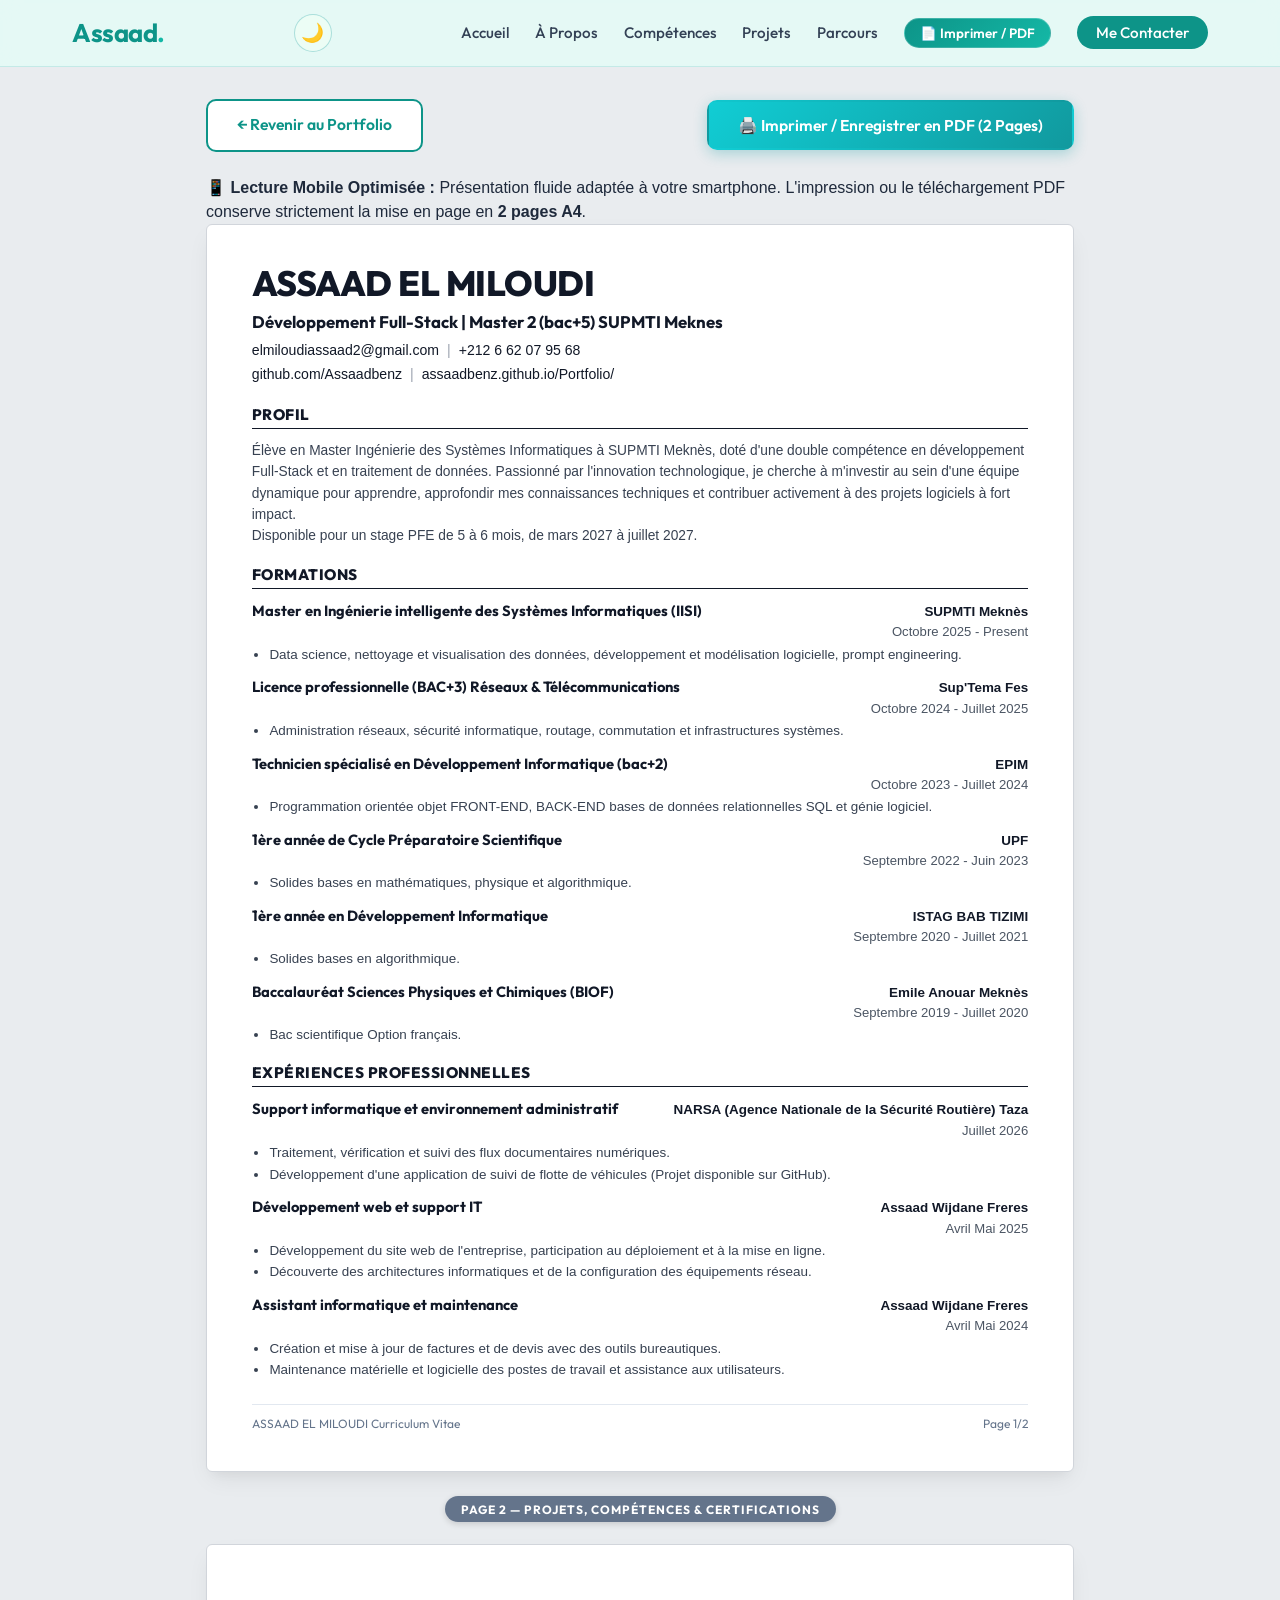
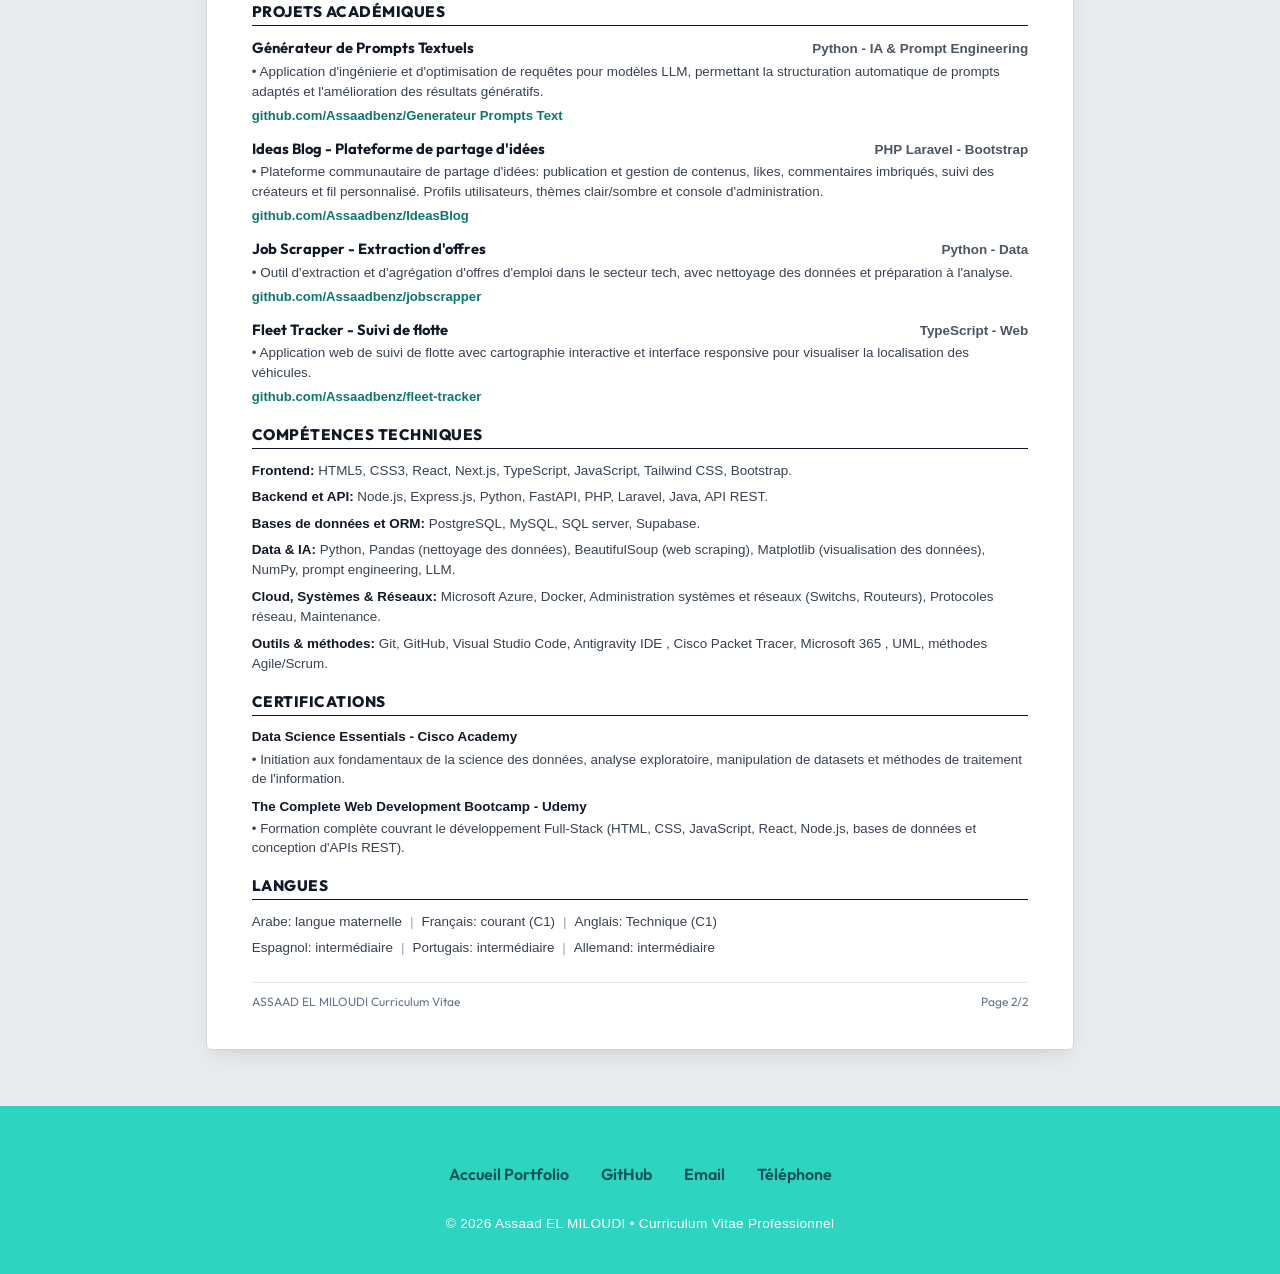
<file: cv.html>
<!DOCTYPE html>
<html lang="fr">
<head>
  <meta charset="UTF-8">
  <meta name="viewport" content="width=device-width, initial-scale=1.0">
  <meta name="description" content="Curriculum Vitae d'Assaad EL MILOUDI - Développement Full-Stack | Master 2 (bac+5) SUPMTI Meknes">
  <meta name="theme-color" content="#0d9488">
  <title>CV | Assaad EL MILOUDI</title>

  <!-- Favicon SVG -->
  <link rel="icon" type="image/svg+xml" href="images/favicon.svg">

  <!-- Open Graph -->
  <meta property="og:title" content="CV Assaad EL MILOUDI | Développement Full-Stack">
  <meta property="og:description" content="Curriculum Vitae d'Assaad EL MILOUDI - Master 2 IISI SUPMTI Meknès. Disponible pour un stage PFE de 5 à 6 mois.">
  <meta property="og:type" content="profile">
  <meta property="og:url" content="https://assaadbenz.github.io/Portfolio/cv.html">
  <meta property="og:image" content="https://assaadbenz.github.io/Portfolio/images/profile.jpg">

  <link rel="stylesheet" href="style.css">
  <link rel="preconnect" href="https://fonts.googleapis.com">
  <link rel="preconnect" href="https://fonts.gstatic.com" crossorigin>
  <link href="https://fonts.googleapis.com/css2?family=Outfit:wght@500;600;700;800&family=Plus+Jakarta+Sans:ital,wght@0,400;0,500;0,600;0,700;0,800;1,400&display=swap" rel="stylesheet">
</head>
<body class="cv-page-body">

  <!-- En-tête / Navigation du site -->
  <header class="header">
    <nav class="navbar" aria-label="Navigation du CV">
      <a href="index.html" class="nav-brand">Assaad<span class="dot">.</span></a>
      <div class="nav-mobile-controls">
        <button id="theme-toggle" class="theme-toggle-btn" title="Basculer Mode Sombre / Clair" aria-label="Basculer Mode Sombre / Clair">🌙</button>
        <button id="mobile-menu-btn" class="mobile-menu-btn" aria-label="Ouvrir le menu de navigation" aria-expanded="false">
          <span class="hamburger-bar"></span>
          <span class="hamburger-bar"></span>
          <span class="hamburger-bar"></span>
        </button>
      </div>
      <ul class="nav-links" id="nav-links">
        <li><a href="index.html#hero">Accueil</a></li>
        <li><a href="index.html#a-propos">À Propos</a></li>
        <li><a href="index.html#competences">Compétences</a></li>
        <li><a href="index.html#projets">Projets</a></li>
        <li><a href="index.html#parcours">Parcours</a></li>
        <li><button onclick="window.print()" class="nav-cv-btn" title="Télécharger ou imprimer mon CV au format PDF">📄 Imprimer / PDF</button></li>
        <li><a href="index.html#contact" class="nav-cta">Me Contacter</a></li>
      </ul>
    </nav>
  </header>

  <main class="cv-wrapper">
    <!-- Barre d'actions supérieure (masquée à l'impression) -->
    <div class="cv-top-bar">
      <a href="index.html" class="btn btn-secondary">&larr; Revenir au Portfolio</a>
      <button onclick="window.print()" class="btn btn-primary">🖨️ Imprimer / Enregistrer en PDF (2 Pages)</button>
    </div>

    <!-- Notification d'affichage mobile (masquée à l'impression) -->
    <div class="cv-mobile-hint">
      📱 <strong>Lecture Mobile Optimisée :</strong> Présentation fluide adaptée à votre smartphone. L'impression ou le téléchargement PDF conserve strictement la mise en page en <strong>2 pages A4</strong>.
    </div>

    <!-- ======================================================================
         PAGE 1 DU CV : EN-TÊTE, PROFIL, FORMATIONS, EXPÉRIENCES PROFESSIONNELLES
         ====================================================================== -->
    <article class="cv-page-sheet cv-page-1">
      
      <!-- En-tête du document -->
      <header class="cv-doc-header">
        <h1 class="cv-doc-name">ASSAAD EL MILOUDI</h1>
        <div class="cv-doc-headline">Développement Full-Stack | Master 2 (bac+5) SUPMTI Meknes</div>
        <div class="cv-doc-contact-line">
          <a href="mailto:elmiloudiassaad2@gmail.com">elmiloudiassaad2@gmail.com</a>
          <span class="cv-sep">|</span>
          <a href="tel:+212662079568">+212 6 62 07 95 68</a>
        </div>
        <div class="cv-doc-contact-line">
          <a href="https://github.com/Assaadbenz" target="_blank" rel="noopener noreferrer">github.com/Assaadbenz</a>
          <span class="cv-sep">|</span>
          <a href="https://assaadbenz.github.io/Portfolio/" target="_blank" rel="noopener noreferrer">assaadbenz.github.io/Portfolio/</a>
        </div>
      </header>

      <!-- PROFIL -->
      <section class="cv-doc-section">
        <h2 class="cv-doc-sec-title">PROFIL</h2>
        <p class="cv-doc-paragraph">
          Élève en Master Ingénierie des Systèmes Informatiques à SUPMTI Meknès, doté d'une double compétence en développement Full-Stack et en traitement de données. Passionné par l'innovation technologique, je cherche à m'investir au sein d'une équipe dynamique pour apprendre, approfondir mes connaissances techniques et contribuer activement à des projets logiciels à fort impact.<br>
          Disponible pour un stage PFE de 5 à 6 mois, de mars 2027 à juillet 2027.
        </p>
      </section>

      <!-- FORMATIONS -->
      <section class="cv-doc-section">
        <h2 class="cv-doc-sec-title">FORMATIONS</h2>

        <div class="cv-doc-entry">
          <div class="cv-doc-entry-header">
            <span class="cv-doc-entry-title">Master en Ingénierie intelligente des Systèmes Informatiques (IISI)</span>
            <div class="cv-doc-entry-meta">
              <span class="cv-doc-place">SUPMTI Meknès</span>
              <span class="cv-doc-date">Octobre 2025 - Present</span>
            </div>
          </div>
          <ul class="cv-doc-bullets">
            <li>Data science, nettoyage et visualisation des données, développement et modélisation logicielle, prompt engineering.</li>
          </ul>
        </div>

        <div class="cv-doc-entry">
          <div class="cv-doc-entry-header">
            <span class="cv-doc-entry-title">Licence professionnelle (BAC+3) Réseaux &amp; Télécommunications</span>
            <div class="cv-doc-entry-meta">
              <span class="cv-doc-place">Sup'Tema Fes</span>
              <span class="cv-doc-date">Octobre 2024 - Juillet 2025</span>
            </div>
          </div>
          <ul class="cv-doc-bullets">
            <li>Administration réseaux, sécurité informatique, routage, commutation et infrastructures systèmes.</li>
          </ul>
        </div>

        <div class="cv-doc-entry">
          <div class="cv-doc-entry-header">
            <span class="cv-doc-entry-title">Technicien spécialisé en Développement Informatique (bac+2)</span>
            <div class="cv-doc-entry-meta">
              <span class="cv-doc-place">EPIM</span>
              <span class="cv-doc-date">Octobre 2023 - Juillet 2024</span>
            </div>
          </div>
          <ul class="cv-doc-bullets">
            <li>Programmation orientée objet FRONT-END, BACK-END bases de données relationnelles SQL et génie logiciel.</li>
          </ul>
        </div>

        <div class="cv-doc-entry">
          <div class="cv-doc-entry-header">
            <span class="cv-doc-entry-title">1ère année de Cycle Préparatoire Scientifique</span>
            <div class="cv-doc-entry-meta">
              <span class="cv-doc-place">UPF</span>
              <span class="cv-doc-date">Septembre 2022 - Juin 2023</span>
            </div>
          </div>
          <ul class="cv-doc-bullets">
            <li>Solides bases en mathématiques, physique et algorithmique.</li>
          </ul>
        </div>

        <div class="cv-doc-entry">
          <div class="cv-doc-entry-header">
            <span class="cv-doc-entry-title">1ère année en Développement Informatique</span>
            <div class="cv-doc-entry-meta">
              <span class="cv-doc-place">ISTAG BAB TIZIMI</span>
              <span class="cv-doc-date">Septembre 2020 - Juillet 2021</span>
            </div>
          </div>
          <ul class="cv-doc-bullets">
            <li>Solides bases en algorithmique.</li>
          </ul>
        </div>

        <div class="cv-doc-entry">
          <div class="cv-doc-entry-header">
            <span class="cv-doc-entry-title">Baccalauréat Sciences Physiques et Chimiques (BIOF)</span>
            <div class="cv-doc-entry-meta">
              <span class="cv-doc-place">Emile Anouar Meknès</span>
              <span class="cv-doc-date">Septembre 2019 - Juillet 2020</span>
            </div>
          </div>
          <ul class="cv-doc-bullets">
            <li>Bac scientifique Option français.</li>
          </ul>
        </div>

      </section>

      <!-- EXPÉRIENCES PROFESSIONNELLES -->
      <section class="cv-doc-section">
        <h2 class="cv-doc-sec-title">EXPÉRIENCES PROFESSIONNELLES</h2>

        <div class="cv-doc-entry">
          <div class="cv-doc-entry-header">
            <span class="cv-doc-entry-title">Support informatique et environnement administratif</span>
            <div class="cv-doc-entry-meta">
              <span class="cv-doc-place">NARSA (Agence Nationale de la Sécurité Routière) Taza</span>
              <span class="cv-doc-date">Juillet 2026</span>
            </div>
          </div>
          <ul class="cv-doc-bullets">
            <li>Traitement, vérification et suivi des flux documentaires numériques.</li>
            <li>Développement d'une application de suivi de flotte de véhicules (Projet disponible sur GitHub).</li>
          </ul>
        </div>

        <div class="cv-doc-entry">
          <div class="cv-doc-entry-header">
            <span class="cv-doc-entry-title">Développement web et support IT</span>
            <div class="cv-doc-entry-meta">
              <span class="cv-doc-place">Assaad Wijdane Freres</span>
              <span class="cv-doc-date">Avril Mai 2025</span>
            </div>
          </div>
          <ul class="cv-doc-bullets">
            <li>Développement du site web de l'entreprise, participation au déploiement et à la mise en ligne.</li>
            <li>Découverte des architectures informatiques et de la configuration des équipements réseau.</li>
          </ul>
        </div>

        <div class="cv-doc-entry">
          <div class="cv-doc-entry-header">
            <span class="cv-doc-entry-title">Assistant informatique et maintenance</span>
            <div class="cv-doc-entry-meta">
              <span class="cv-doc-place">Assaad Wijdane Freres</span>
              <span class="cv-doc-date">Avril Mai 2024</span>
            </div>
          </div>
          <ul class="cv-doc-bullets">
            <li>Création et mise à jour de factures et de devis avec des outils bureautiques.</li>
            <li>Maintenance matérielle et logicielle des postes de travail et assistance aux utilisateurs.</li>
          </ul>
        </div>

      </section>

      <!-- Pied de page officiel du document Page 1 -->
      <footer class="cv-doc-page-footer">
        <span>ASSAAD EL MILOUDI Curriculum Vitae</span>
        <span>Page 1/2</span>
      </footer>

    </article>

    <!-- Séparateur visuel à l'écran (masqué à l'impression) -->
    <div class="cv-page-separator">
      <span>Page 2 &mdash; Projets, Compétences &amp; Certifications</span>
    </div>

    <!-- ======================================================================
         PAGE 2 DU CV : PROJETS ACADÉMIQUES, COMPÉTENCES TECHNIQUES, CERTIFICATIONS, LANGUES
         ====================================================================== -->
    <article class="cv-page-sheet cv-page-2">

      <!-- PROJETS ACADÉMIQUES -->
      <section class="cv-doc-section">
        <h2 class="cv-doc-sec-title">PROJETS ACADÉMIQUES</h2>

        <div class="cv-doc-entry">
          <div class="cv-doc-entry-header">
            <span class="cv-doc-entry-title">Générateur de Prompts Textuels</span>
            <span class="cv-doc-entry-tech">Python - IA &amp; Prompt Engineering</span>
          </div>
          <p class="cv-doc-desc">
            • Application d'ingénierie et d'optimisation de requêtes pour modèles LLM, permettant la structuration automatique de prompts adaptés et l'amélioration des résultats génératifs.
          </p>
          <div class="cv-doc-project-link">
            <a href="https://github.com/Assaadbenz/Generateur_Prompts_Text" target="_blank" rel="noopener noreferrer">github.com/Assaadbenz/Generateur Prompts Text</a>
          </div>
        </div>

        <div class="cv-doc-entry">
          <div class="cv-doc-entry-header">
            <span class="cv-doc-entry-title">Ideas Blog - Plateforme de partage d'idées</span>
            <span class="cv-doc-entry-tech">PHP Laravel - Bootstrap</span>
          </div>
          <p class="cv-doc-desc">
            • Plateforme communautaire de partage d'idées: publication et gestion de contenus, likes, commentaires imbriqués, suivi des créateurs et fil personnalisé. Profils utilisateurs, thèmes clair/sombre et console d'administration.
          </p>
          <div class="cv-doc-project-link">
            <a href="https://github.com/Assaadbenz/IdeasBlog" target="_blank" rel="noopener noreferrer">github.com/Assaadbenz/IdeasBlog</a>
          </div>
        </div>

        <div class="cv-doc-entry">
          <div class="cv-doc-entry-header">
            <span class="cv-doc-entry-title">Job Scrapper - Extraction d'offres</span>
            <span class="cv-doc-entry-tech">Python - Data</span>
          </div>
          <p class="cv-doc-desc">
            • Outil d'extraction et d'agrégation d'offres d'emploi dans le secteur tech, avec nettoyage des données et préparation à l'analyse.
          </p>
          <div class="cv-doc-project-link">
            <a href="https://github.com/Assaadbenz/jobscrapper" target="_blank" rel="noopener noreferrer">github.com/Assaadbenz/jobscrapper</a>
          </div>
        </div>

        <div class="cv-doc-entry">
          <div class="cv-doc-entry-header">
            <span class="cv-doc-entry-title">Fleet Tracker - Suivi de flotte</span>
            <span class="cv-doc-entry-tech">TypeScript - Web</span>
          </div>
          <p class="cv-doc-desc">
            • Application web de suivi de flotte avec cartographie interactive et interface responsive pour visualiser la localisation des véhicules.
          </p>
          <div class="cv-doc-project-link">
            <a href="https://github.com/Assaadbenz/fleet-tracker" target="_blank" rel="noopener noreferrer">github.com/Assaadbenz/fleet-tracker</a>
          </div>
        </div>

      </section>

      <!-- COMPÉTENCES TECHNIQUES -->
      <section class="cv-doc-section">
        <h2 class="cv-doc-sec-title">COMPÉTENCES TECHNIQUES</h2>

        <div class="cv-doc-skills-list">
          <div class="cv-doc-skill-line">
            <strong>Frontend:</strong> HTML5, CSS3, React, Next.js, TypeScript, JavaScript, Tailwind CSS, Bootstrap.
          </div>
          <div class="cv-doc-skill-line">
            <strong>Backend et API:</strong> Node.js, Express.js, Python, FastAPI, PHP, Laravel, Java, API REST.
          </div>
          <div class="cv-doc-skill-line">
            <strong>Bases de données et ORM:</strong> PostgreSQL, MySQL, SQL server, Supabase.
          </div>
          <div class="cv-doc-skill-line">
            <strong>Data &amp; IA:</strong> Python, Pandas (nettoyage des données), BeautifulSoup (web scraping), Matplotlib (visualisation des données), NumPy, prompt engineering, LLM.
          </div>
          <div class="cv-doc-skill-line">
            <strong>Cloud, Systèmes &amp; Réseaux:</strong> Microsoft Azure, Docker, Administration systèmes et réseaux (Switchs, Routeurs), Protocoles réseau, Maintenance.
          </div>
          <div class="cv-doc-skill-line">
            <strong>Outils &amp; méthodes:</strong> Git, GitHub, Visual Studio Code, Antigravity IDE , Cisco Packet Tracer, Microsoft 365 , UML, méthodes Agile/Scrum.
          </div>
        </div>
      </section>

      <!-- CERTIFICATIONS -->
      <section class="cv-doc-section">
        <h2 class="cv-doc-sec-title">CERTIFICATIONS</h2>

        <div class="cv-doc-cert-line">
          <strong>Data Science Essentials - Cisco Academy</strong>
          <p class="cv-doc-bullet-p">• Initiation aux fondamentaux de la science des données, analyse exploratoire, manipulation de datasets et méthodes de traitement de l'information.</p>
        </div>
        <div class="cv-doc-cert-line">
          <strong>The Complete Web Development Bootcamp - Udemy</strong>
          <p class="cv-doc-bullet-p">• Formation complète couvrant le développement Full-Stack (HTML, CSS, JavaScript, React, Node.js, bases de données et conception d'APIs REST).</p>
        </div>
      </section>

      <!-- LANGUES -->
      <section class="cv-doc-section">
        <h2 class="cv-doc-sec-title">LANGUES</h2>

        <div class="cv-doc-lang-block">
          <div class="cv-doc-lang-row">
            <span>Arabe: langue maternelle</span> <span class="cv-sep">|</span>
            <span>Français: courant (C1)</span> <span class="cv-sep">|</span>
            <span>Anglais: Technique (C1)</span>
          </div>
          <div class="cv-doc-lang-row">
            <span>Espagnol: intermédiaire</span> <span class="cv-sep">|</span>
            <span>Portugais: intermédiaire</span> <span class="cv-sep">|</span>
            <span>Allemand: intermédiaire</span>
          </div>
        </div>
      </section>

      <!-- Pied de page officiel du document Page 2 -->
      <footer class="cv-doc-page-footer">
        <span>ASSAAD EL MILOUDI Curriculum Vitae</span>
        <span>Page 2/2</span>
      </footer>

    </article>

  </main>

  <!-- Pied de page du site web (masqué à l'impression) -->
  <footer class="bottom-container">
    <div class="footer-links">
      <a class="footer-link" href="index.html">Accueil Portfolio</a>
      <a class="footer-link" href="https://github.com/Assaadbenz" target="_blank" rel="noopener noreferrer">GitHub</a>
      <a class="footer-link" href="mailto:elmiloudiassaad2@gmail.com">Email</a>
      <a class="footer-link" href="tel:+212662079568">Téléphone</a>
    </div>
    <p class="copyright">&copy; 2026 Assaad EL MILOUDI &bull; Curriculum Vitae Professionnel</p>
  </footer>

  <!-- Script interactif (Dark Mode, etc.) -->
  <script src="script.js" defer></script>
</body>
</html>
</file>
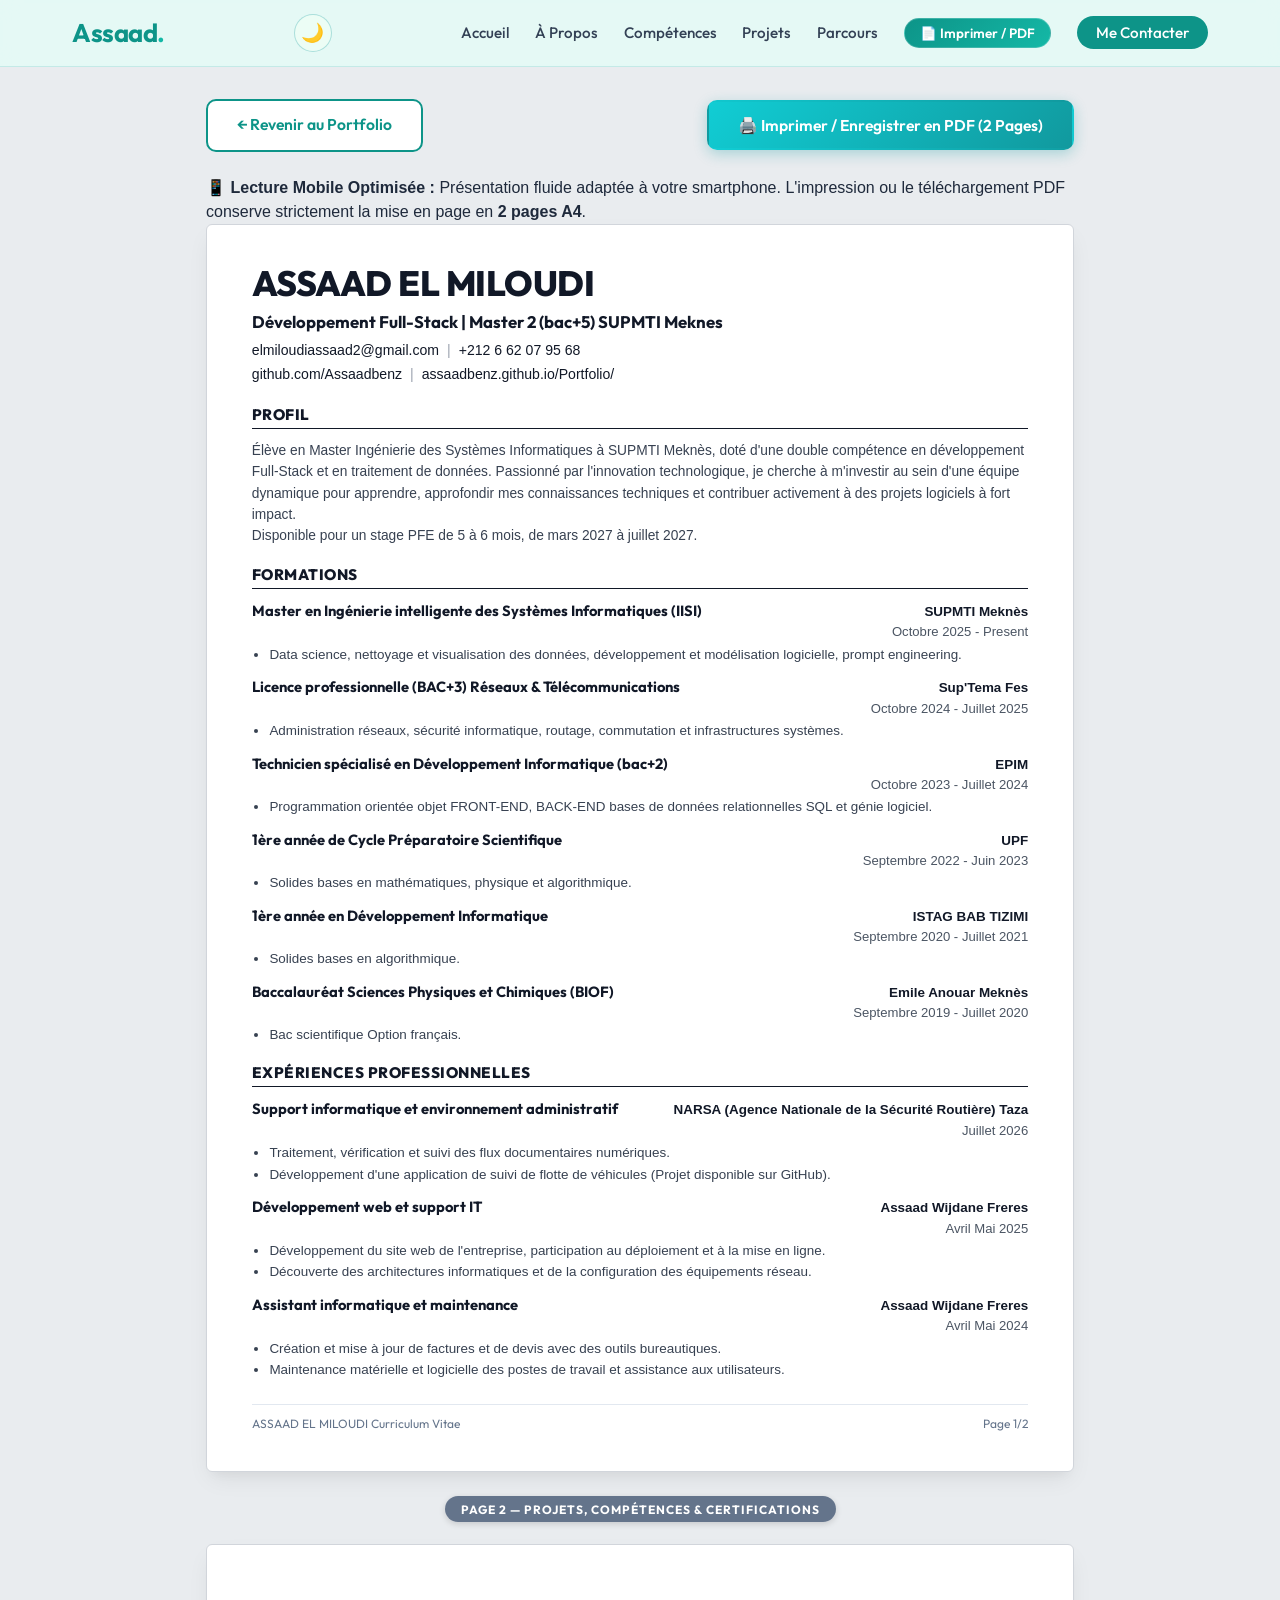
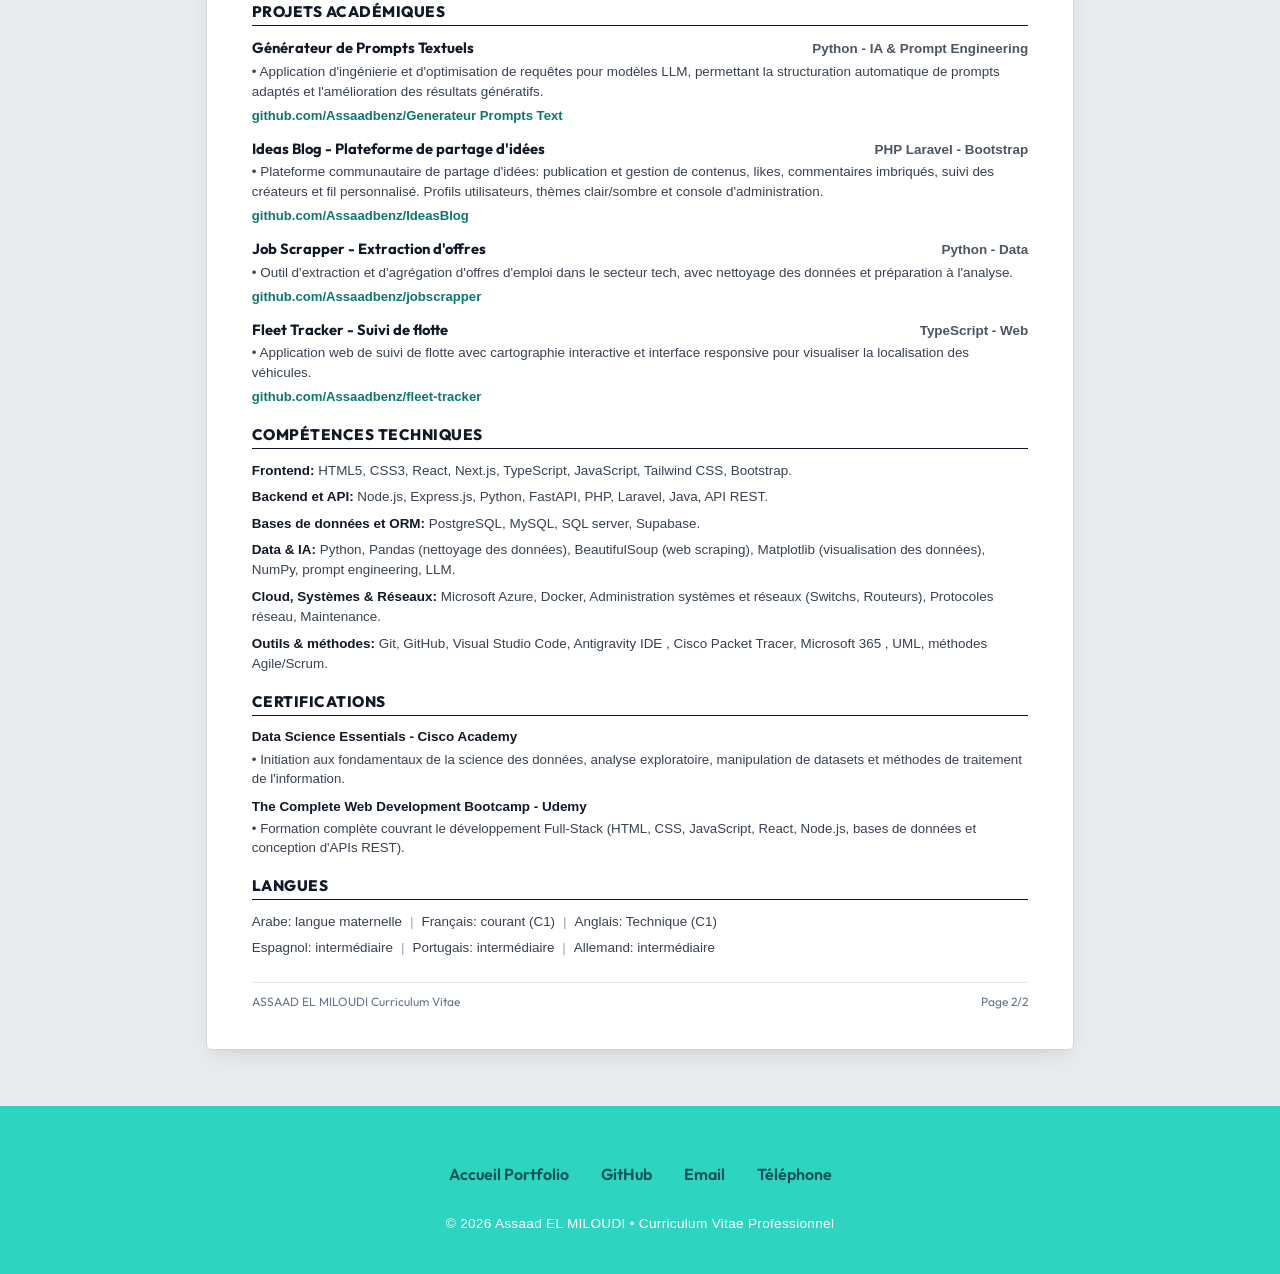
<file: resume.html>
<!DOCTYPE html>
<html lang="fr">
<head>
  <meta charset="UTF-8">
  <meta http-equiv="refresh" content="0; url=cv.html">
  <title>Redirection vers le CV | Assaad EL MILOUDI</title>
</head>
<body>
  <p>Redirection vers la page CV : <a href="cv.html">Cliquez ici si vous n'êtes pas redirigé automatiquement</a>.</p>
</body>
</html>
</file>
<file: style.css>
/* ==========================================================================
   CSS DESIGN SYSTEM & PROPRIÉTÉS PERSONNALISÉES
   ========================================================================== */
:root {
  --color-primary: #0d9488;
  --color-primary-hover: #0f766e;
  --color-primary-light: #2dd4bf;
  --color-accent: #14b8a6;
  --color-accent-glow: rgba(20, 184, 166, 0.25);
  --color-hero-bg: #ecfdf5;
  --color-card-bg: #ffffff;
  --color-bg-subtle: #f8fafc;
  --color-border: #e2e8f0;
  --color-border-hover: #cbd5e1;
  --color-text-main: #334155;
  --color-text-muted: #64748b;
  --color-text-heading: #0f172a;
  --color-white: #ffffff;
  --color-github: #0f172a;
  --color-github-hover: #0284c7;

  --font-body: 'Plus Jakarta Sans', -apple-system, BlinkMacSystemFont, 'Segoe UI', Roboto, sans-serif;
  --font-heading: 'Outfit', 'Montserrat', -apple-system, sans-serif;
  --font-script: 'Sacramento', cursive;

  --shadow-sm: 0 1px 3px rgba(15, 23, 42, 0.06), 0 1px 2px rgba(15, 23, 42, 0.04);
  --shadow-md: 0 10px 25px -5px rgba(15, 23, 42, 0.08), 0 8px 10px -6px rgba(15, 23, 42, 0.04);
  --shadow-lg: 0 20px 35px -10px rgba(13, 148, 136, 0.15), 0 10px 10px -5px rgba(15, 23, 42, 0.04);
  --shadow-glow: 0 0 25px rgba(20, 184, 166, 0.3);

  --radius-xs: 6px;
  --radius-sm: 10px;
  --radius-md: 16px;
  --radius-lg: 24px;
  --radius-full: 9999px;

  --transition-fast: 0.2s cubic-bezier(0.16, 1, 0.3, 1);
  --transition-normal: 0.35s cubic-bezier(0.16, 1, 0.3, 1);
}

/* Thème sombre dynamique & raffiné */
[data-theme="dark"] {
  --color-hero-bg: #090e17;
  --color-card-bg: #0f172a;
  --color-bg-subtle: #0b1120;
  --color-border: #1e293b;
  --color-border-hover: #334155;
  --color-text-main: #cbd5e1;
  --color-text-muted: #94a3b8;
  --color-text-heading: #f8fafc;
  --color-white: #0f172a;
  --color-github: #020617;
  --color-github-hover: #38bdf8;
  --shadow-sm: 0 2px 8px rgba(0, 0, 0, 0.5);
  --shadow-md: 0 12px 28px rgba(0, 0, 0, 0.6);
  --shadow-lg: 0 20px 40px rgba(0, 0, 0, 0.7);
  --shadow-glow: 0 0 30px rgba(45, 212, 191, 0.25);
}

[data-theme="dark"] body {
  background-color: #06090e;
}

[data-theme="dark"] .header {
  background-color: rgba(9, 14, 23, 0.85);
  border-bottom-color: rgba(30, 41, 59, 0.8);
}

[data-theme="dark"] .profile-card,
[data-theme="dark"] .skill-card,
[data-theme="dark"] .extra-card,
[data-theme="dark"] .project-card,
[data-theme="dark"] .timeline-column,
[data-theme="dark"] .certifications-container,
[data-theme="dark"] .contact-info-card,
[data-theme="dark"] .cv-sheet,
[data-theme="dark"] .cv-page-sheet {
  background-color: #0f172a;
  border-color: #1e293b;
}

[data-theme="dark"] .cv-page-body {
  background-color: #06090e;
}

[data-theme="dark"] .cv-doc-name,
[data-theme="dark"] .cv-doc-headline,
[data-theme="dark"] .cv-doc-entry-title,
[data-theme="dark"] .cv-doc-place,
[data-theme="dark"] .cv-doc-skill-line strong,
[data-theme="dark"] .cv-doc-cert-line strong,
[data-theme="dark"] .cv-doc-lang-row strong {
  color: #f8fafc;
}

[data-theme="dark"] .cv-doc-sec-title {
  color: #2dd4bf;
  border-bottom-color: #2dd4bf;
}

[data-theme="dark"] .cv-doc-paragraph,
[data-theme="dark"] .cv-doc-bullets,
[data-theme="dark"] .cv-doc-desc,
[data-theme="dark"] .cv-doc-skills-list,
[data-theme="dark"] .cv-doc-cert-line,
[data-theme="dark"] .cv-doc-lang-block,
[data-theme="dark"] .cv-doc-contact-line {
  color: #cbd5e1;
}

[data-theme="dark"] .cv-doc-contact-line a {
  color: #38bdf8;
}

[data-theme="dark"] .cv-doc-contact-line a:hover {
  color: #7dd3fc;
}

[data-theme="dark"] .cv-doc-entry-sub,
[data-theme="dark"] .cv-doc-date,
[data-theme="dark"] .cv-doc-entry-tech {
  color: #94a3b8;
}

[data-theme="dark"] .cv-doc-project-link a {
  color: #2dd4bf;
}

[data-theme="dark"] .cv-sep {
  color: #64748b;
}

[data-theme="dark"] .cv-summary-block {
  background-color: #131d31;
  color: #cbd5e1;
  border-left-color: #14b8a6;
}

[data-theme="dark"] .cv-item-title,
[data-theme="dark"] .cv-name-exec,
[data-theme="dark"] .cv-header-page2 h2,
[data-theme="dark"] .cv-side-group h4,
[data-theme="dark"] .cv-lang-name {
  color: #f8fafc;
}

[data-theme="dark"] .cv-item-desc,
[data-theme="dark"] .cv-item-bullets,
[data-theme="dark"] .cv-side-group p,
[data-theme="dark"] .cv-soft-list {
  color: #94a3b8;
}

[data-theme="dark"] .cv-item-subtitle {
  color: #64748b;
}

[data-theme="dark"] .cv-contact-row {
  color: #cbd5e1;
}

[data-theme="dark"] .cv-contact-item {
  background-color: #111e33;
  border-color: #1e3a5f;
  color: #e2e8f0;
}

[data-theme="dark"] .cv-contact-item a {
  color: #2dd4bf;
  text-decoration: none;
}

[data-theme="dark"] .cv-contact-item a:hover {
  color: #5eead4;
  text-decoration: underline;
}

[data-theme="dark"] .btn-secondary {
  background-color: #0f172a;
  color: #2dd4bf;
  border-color: #0d9488;
}

[data-theme="dark"] .btn-secondary:hover {
  background-color: #134e4a;
  color: #ffffff;
  border-color: #2dd4bf;
}

[data-theme="dark"] .cv-sec-title {
  color: #2dd4bf;
  border-bottom-color: #1e293b;
}

[data-theme="dark"] .cv-header-page2 {
  border-bottom-color: #14b8a6;
}

[data-theme="dark"] .resume-cta-box {
  background: linear-gradient(135deg, #090e17 0%, #0f172a 100%);
  border-color: #1e293b;
}

[data-theme="dark"] .soft-skill-pill,
[data-theme="dark"] .cert-card,
[data-theme="dark"] .hero-stat-pill {
  background-color: #131d31;
  border-color: #1e293b;
}

[data-theme="dark"] .nav-links a {
  color: #e2e8f0;
}

[data-theme="dark"] .bottom-container {
  background-color: #05080d;
}

/* ==========================================================================
   RESET GLOBAL & STYLES DE BASE
   ========================================================================== */
*,
*::before,
*::after {
  box-sizing: border-box;
  margin: 0;
  padding: 0;
}

html {
  scroll-behavior: smooth;
  font-size: 16px;
  overflow-x: hidden;
  width: 100%;
}

body {
  color: var(--color-text-main);
  background-color: #ffffff;
  font-family: var(--font-body);
  line-height: 1.8;
  overflow-x: hidden;
  width: 100%;
  -webkit-font-smoothing: antialiased;
  -moz-osx-font-smoothing: grayscale;
  transition: background-color var(--transition-normal), color var(--transition-normal);
}

img {
  max-width: 100%;
  height: auto;
  display: block;
}

a {
  color: var(--color-primary);
  text-decoration: none;
  transition: color var(--transition-fast);
}

a:hover,
a:focus {
  color: var(--color-primary-hover);
}

a:focus-visible,
button:focus-visible {
  outline: 3px solid var(--color-accent);
  outline-offset: 3px;
}

h1, h2, h3, h4, h5, h6 {
  font-family: var(--font-heading);
  color: var(--color-text-heading);
  font-weight: 700;
  line-height: 1.3;
}

/* ==========================================================================
   BARRE DE NAVIGATION
   ========================================================================== */
.header {
  position: sticky;
  top: 0;
  z-index: 100;
  background-color: rgba(228, 249, 245, 0.96);
  backdrop-filter: blur(10px);
  -webkit-backdrop-filter: blur(10px);
  border-bottom: 1px solid rgba(102, 191, 191, 0.25);
  transition: all var(--transition-fast);
}

.navbar {
  max-width: 1200px;
  margin: 0 auto;
  padding: 0.85rem 2rem;
  display: flex;
  justify-content: space-between;
  align-items: center;
}

.nav-brand {
  font-family: var(--font-heading);
  font-size: 1.6rem;
  font-weight: 700;
  color: var(--color-primary);
  letter-spacing: -0.5px;
}

.nav-brand .dot {
  color: var(--color-accent);
}

.nav-links {
  list-style: none;
  display: flex;
  align-items: center;
  gap: 1.6rem;
}

.nav-links a {
  font-family: var(--font-heading);
  font-size: 0.95rem;
  font-weight: 500;
  color: var(--color-text-main);
  position: relative;
  padding: 0.35rem 0;
}

.nav-links a:not(.nav-cta)::after {
  content: '';
  position: absolute;
  bottom: 0;
  left: 0;
  width: 0%;
  height: 2px;
  background-color: var(--color-primary);
  transition: width var(--transition-fast);
}

.nav-links a:hover::after {
  width: 100%;
}

.nav-links a.nav-cta {
  background-color: var(--color-primary);
  color: var(--color-white);
  padding: 0.45rem 1.2rem;
  border-radius: var(--radius-full);
  transition: background-color var(--transition-fast), transform var(--transition-fast);
}

.nav-links a.nav-cta:hover {
  background-color: var(--color-primary-hover);
  transform: translateY(-2px);
  color: var(--color-white);
}

.nav-links a.active {
  color: var(--color-primary);
  font-weight: 700;
}

.nav-links a.active::after {
  width: 100%;
}

.theme-toggle-btn {
  background: var(--color-hero-bg);
  border: 1px solid rgba(17, 153, 158, 0.3);
  font-size: 1.15rem;
  width: 38px;
  height: 38px;
  border-radius: var(--radius-full);
  display: flex;
  align-items: center;
  justify-content: center;
  cursor: pointer;
  transition: transform var(--transition-fast), background-color var(--transition-fast);
}

.theme-toggle-btn:hover {
  transform: scale(1.1) rotate(15deg);
}

/* Contrôles Navigation & Hamburger Mobile */
.nav-mobile-controls {
  display: flex;
  align-items: center;
  gap: 0.65rem;
}

.mobile-menu-btn {
  display: none;
  background: var(--color-hero-bg);
  border: 1px solid rgba(17, 153, 158, 0.3);
  cursor: pointer;
  padding: 0.5rem;
  flex-direction: column;
  justify-content: space-between;
  width: 38px;
  height: 38px;
  border-radius: var(--radius-xs);
  transition: all var(--transition-fast);
}

.hamburger-bar {
  width: 100%;
  height: 2.2px;
  background-color: var(--color-text-heading);
  border-radius: 2px;
  transition: all 0.3s cubic-bezier(0.16, 1, 0.3, 1);
}

.mobile-menu-btn.active .hamburger-bar:nth-child(1) {
  transform: translateY(7px) rotate(45deg);
}

.mobile-menu-btn.active .hamburger-bar:nth-child(2) {
  opacity: 0;
  transform: scaleX(0);
}

.mobile-menu-btn.active .hamburger-bar:nth-child(3) {
  transform: translateY(-7px) rotate(-45deg);
}

.header-scrolled {
  box-shadow: 0 4px 20px rgba(0, 0, 0, 0.08);
}

/* Curseur clignotant Typewriter */
.cursor {
  display: inline-block;
  color: var(--color-accent);
  font-weight: 300;
  margin-left: 2px;
  animation: blinkCursor 0.9s infinite;
}

@keyframes blinkCursor {
  0%, 100% { opacity: 1; }
  50% { opacity: 0; }
}

/* ==========================================================================
   ANIMATIONS SCROLL REVEAL & COMPOSANTS INTERACTIFS
   ========================================================================== */
.reveal {
  opacity: 0;
  transform: translateY(35px);
  transition: opacity 0.7s cubic-bezier(0.16, 1, 0.3, 1), transform 0.7s cubic-bezier(0.16, 1, 0.3, 1);
  will-change: opacity, transform;
}

.reveal.active {
  opacity: 1;
  transform: translateY(0);
}

/* Bouton Retour en Haut (Back to Top) */
.back-to-top {
  position: fixed;
  bottom: 2rem;
  right: 2rem;
  width: 48px;
  height: 48px;
  border-radius: var(--radius-full);
  background: linear-gradient(135deg, #11cdd4, #11999e);
  color: #ffffff;
  border: none;
  font-size: 1.3rem;
  display: flex;
  align-items: center;
  justify-content: center;
  cursor: pointer;
  box-shadow: 0 8px 24px rgba(17, 153, 158, 0.35);
  opacity: 0;
  visibility: hidden;
  transform: translateY(20px);
  transition: all var(--transition-normal);
  z-index: 99;
}

.back-to-top.visible {
  opacity: 1;
  visibility: visible;
  transform: translateY(0);
}

.back-to-top:hover {
  transform: translateY(-4px);
  box-shadow: 0 12px 28px rgba(17, 153, 158, 0.5);
}

/* Notification Toast */
.portfolio-toast {
  position: fixed;
  bottom: 2.5rem;
  left: 50%;
  transform: translateX(-50%) translateY(40px);
  background-color: #1e293b;
  color: #ffffff;
  padding: 0.85rem 1.6rem;
  border-radius: var(--radius-full);
  font-family: var(--font-heading);
  font-size: 0.9rem;
  font-weight: 500;
  box-shadow: 0 10px 30px rgba(0, 0, 0, 0.25);
  border: 1px solid rgba(255, 255, 255, 0.15);
  opacity: 0;
  visibility: hidden;
  transition: all 0.35s cubic-bezier(0.16, 1, 0.3, 1);
  z-index: 1000;
  pointer-events: none;
}

.portfolio-toast.show {
  opacity: 1;
  visibility: visible;
  transform: translateX(-50%) translateY(0);
}

/* ==========================================================================
   HERO / BANNIÈRE ACCUEIL
   ========================================================================== */
.top-container {
  background: linear-gradient(180deg, #dcfce7 0%, #ecfdf5 50%, #f0fdf4 100%);
  position: relative;
  padding-top: 4rem;
  padding-bottom: 0;
  overflow: hidden;
  text-align: center;
}

[data-theme="dark"] .top-container {
  background: radial-gradient(circle at 50% 10%, rgba(13, 148, 136, 0.15) 0%, transparent 60%),
              linear-gradient(180deg, #090e17 0%, #06090e 100%);
}

.title-text {
  position: relative;
  z-index: 2;
  max-width: 900px;
  margin: 0 auto;
  padding: 0 1.5rem;
}

/* Badge de statut professionnel disponible */
.hero-status-pill {
  display: inline-flex;
  align-items: center;
  gap: 0.6rem;
  background: rgba(255, 255, 255, 0.85);
  backdrop-filter: blur(8px);
  -webkit-backdrop-filter: blur(8px);
  border: 1px solid rgba(13, 148, 136, 0.25);
  padding: 0.45rem 1.15rem;
  border-radius: var(--radius-full);
  font-family: var(--font-heading);
  font-size: 0.86rem;
  font-weight: 600;
  color: #0f766e;
  margin-bottom: 1.25rem;
  box-shadow: 0 4px 14px rgba(13, 148, 136, 0.12);
  transition: transform var(--transition-fast), box-shadow var(--transition-fast);
}

.hero-status-pill:hover {
  transform: translateY(-2px);
  box-shadow: 0 6px 18px rgba(13, 148, 136, 0.2);
}

[data-theme="dark"] .hero-status-pill {
  background: rgba(15, 23, 42, 0.75);
  border-color: rgba(45, 212, 191, 0.3);
  color: #2dd4bf;
  box-shadow: 0 4px 16px rgba(0, 0, 0, 0.4);
}

.status-pulse-dot {
  width: 9px;
  height: 9px;
  background-color: #10b981;
  border-radius: 50%;
  position: relative;
  box-shadow: 0 0 0 rgba(16, 185, 129, 0.7);
  animation: pulseDot 2s infinite;
}

@keyframes pulseDot {
  0% {
    box-shadow: 0 0 0 0 rgba(16, 185, 129, 0.7);
  }
  70% {
    box-shadow: 0 0 0 8px rgba(16, 185, 129, 0);
  }
  100% {
    box-shadow: 0 0 0 0 rgba(16, 185, 129, 0);
  }
}

/* Portrait Hero sur le Dashboard Principal */
.hero-avatar-wrapper {
  position: relative;
  display: inline-block;
  margin: 0.5rem auto 1rem;
  z-index: 3;
}

.hero-avatar-img {
  width: 145px;
  height: 145px;
  border-radius: 50%;
  object-fit: cover;
  object-position: center 15%;
  border: 4px solid var(--color-white);
  box-shadow: 0 10px 30px rgba(13, 148, 136, 0.25), 0 0 0 4px rgba(20, 184, 166, 0.35);
  display: block;
  transition: transform var(--transition-normal), box-shadow var(--transition-normal);
  background-color: var(--color-white);
}

.hero-avatar-wrapper:hover .hero-avatar-img {
  transform: scale(1.05) translateY(-3px);
  box-shadow: 0 16px 40px rgba(13, 148, 136, 0.35), 0 0 0 6px rgba(45, 212, 191, 0.55);
}

.hero-avatar-badge {
  position: absolute;
  bottom: 4px;
  right: 4px;
  width: 38px;
  height: 38px;
  background: linear-gradient(135deg, #0d9488 0%, #14b8a6 100%);
  border: 3px solid var(--color-white);
  border-radius: 50%;
  display: flex;
  align-items: center;
  justify-content: center;
  font-size: 1.15rem;
  box-shadow: 0 4px 12px rgba(0, 0, 0, 0.15);
  animation: pulseDot 2.5s infinite;
}

[data-theme="dark"] .hero-avatar-img {
  border-color: #0f172a;
  box-shadow: 0 10px 30px rgba(0, 0, 0, 0.6), 0 0 0 4px rgba(45, 212, 191, 0.4);
}

[data-theme="dark"] .hero-avatar-badge {
  border-color: #0f172a;
}

.hero-title {
  color: var(--color-primary-light);
  font-family: var(--font-script);
  font-size: 5.6rem;
  font-weight: 400;
  margin: 0 auto 0.25rem;
  line-height: 1.1;
  text-shadow: 1px 2px 4px rgba(13, 148, 136, 0.2);
}

.hero-subtitle {
  color: var(--color-text-heading);
  font-size: 2.2rem;
  font-weight: 700;
  margin-bottom: 0.85rem;
  letter-spacing: -0.5px;
}

.pro {
  color: var(--color-primary);
  background: linear-gradient(135deg, #0d9488, #14b8a6);
  -webkit-background-clip: text;
  -webkit-text-fill-color: transparent;
  border-bottom: 3px solid var(--color-primary-light);
  padding-bottom: 2px;
}

.hero-tagline {
  font-size: 1.15rem;
  color: var(--color-text-muted);
  max-width: 680px;
  margin: 0 auto 1.8rem;
  line-height: 1.7;
}

.hero-actions {
  display: flex;
  justify-content: center;
  align-items: center;
  gap: 1.2rem;
  margin-bottom: 2.2rem;
  flex-wrap: wrap;
}

/* Bandeau de Statistiques & Highlights dans le Hero */
.hero-stats-strip {
  display: flex;
  justify-content: center;
  align-items: center;
  gap: 1rem;
  flex-wrap: wrap;
  max-width: 840px;
  margin: 0 auto 2.5rem;
  position: relative;
  z-index: 3;
}

.hero-stat-pill {
  background: rgba(255, 255, 255, 0.8);
  backdrop-filter: blur(8px);
  -webkit-backdrop-filter: blur(8px);
  border: 1px solid var(--color-border);
  padding: 0.65rem 1.1rem;
  border-radius: var(--radius-md);
  display: flex;
  flex-direction: column;
  align-items: center;
  min-width: 150px;
  box-shadow: var(--shadow-sm);
  transition: transform var(--transition-fast), box-shadow var(--transition-fast), border-color var(--transition-fast);
}

.hero-stat-pill:hover {
  transform: translateY(-3px);
  box-shadow: var(--shadow-md);
  border-color: var(--color-primary-light);
}

.stat-number {
  font-family: var(--font-heading);
  font-size: 1.3rem;
  font-weight: 800;
  color: var(--color-primary);
  line-height: 1.2;
}

.stat-label {
  font-family: var(--font-heading);
  font-size: 0.76rem;
  font-weight: 600;
  color: var(--color-text-muted);
  text-transform: uppercase;
  letter-spacing: 0.5px;
}

/* Nuages avec animation douce */
.top-cloud {
  position: absolute;
  right: 14%;
  top: 3.5rem;
  width: 140px;
  z-index: 1;
  animation: floatCloudRight 24s ease-in-out infinite alternate;
}

.bottom-cloud {
  position: absolute;
  left: 12%;
  bottom: 220px;
  width: 160px;
  z-index: 1;
  animation: floatCloudLeft 28s ease-in-out infinite alternate;
}

@keyframes floatCloudRight {
  0% { transform: translateX(0); }
  100% { transform: translateX(45px); }
}

@keyframes floatCloudLeft {
  0% { transform: translateX(0); }
  100% { transform: translateX(-40px); }
}

.mountain {
  margin: 0 auto;
  max-width: 720px;
  width: 90%;
  display: block;
  position: relative;
  z-index: 2;
  margin-top: 1rem;
}

/* ==========================================================================
   BOUTONS
   ========================================================================== */
.btn {
  display: inline-flex;
  align-items: center;
  justify-content: center;
  gap: 0.5rem;
  font-family: var(--font-heading);
  font-size: 0.98rem;
  font-weight: 600;
  padding: 0.8rem 1.8rem;
  border-radius: var(--radius-sm);
  text-align: center;
  cursor: pointer;
  transition: all var(--transition-fast);
  border: 2px solid transparent;
}

.btn-primary {
  background: linear-gradient(135deg, #11cdd4 0%, #11999e 100%);
  color: var(--color-white);
  box-shadow: 0 4px 14px rgba(17, 153, 158, 0.3);
}

.btn-primary:hover {
  background: linear-gradient(135deg, #30e3cb 0%, #0e8388 100%);
  color: var(--color-white);
  transform: translateY(-2px);
  box-shadow: 0 6px 20px rgba(17, 153, 158, 0.4);
}

.btn-secondary {
  background-color: var(--color-white);
  color: var(--color-primary);
  border-color: var(--color-primary);
}

.btn-secondary:hover {
  background-color: var(--color-hero-bg);
  color: var(--color-primary-hover);
  border-color: var(--color-primary-hover);
  transform: translateY(-2px);
}

.btn-cta {
  background: linear-gradient(135deg, #11cdd4 0%, #11999e 100%);
  color: var(--color-white);
  font-size: 1.1rem;
  padding: 0.9rem 2.4rem;
  border-radius: var(--radius-sm);
  letter-spacing: 0.5px;
  box-shadow: 0 6px 18px rgba(17, 153, 158, 0.35);
}

.btn-cta:hover {
  background: linear-gradient(135deg, #30e3cb 0%, #0e8388 100%);
  color: var(--color-white);
  transform: translateY(-3px);
  box-shadow: 0 10px 26px rgba(17, 153, 158, 0.45);
}

.btn-github {
  background-color: var(--color-github);
  color: var(--color-white);
  border-radius: var(--radius-sm);
}

.btn-github:hover {
  background-color: var(--color-github-hover);
  color: var(--color-white);
  transform: translateY(-2px);
}

/* Boutons de téléchargement direct CV */
.nav-cv-btn {
  background: linear-gradient(135deg, #0d9488 0%, #14b8a6 100%);
  color: #ffffff !important;
  padding: 0.38rem 0.95rem;
  border-radius: var(--radius-full);
  font-family: var(--font-heading);
  font-size: 0.84rem;
  font-weight: 600;
  border: 1px solid rgba(255, 255, 255, 0.2);
  cursor: pointer;
  transition: all var(--transition-fast);
  display: inline-flex;
  align-items: center;
  gap: 0.35rem;
  text-decoration: none;
}

.nav-cv-btn:hover {
  transform: translateY(-2px);
  box-shadow: 0 4px 14px rgba(13, 148, 136, 0.35);
}

.btn-cv-direct {
  background-color: var(--color-bg-subtle);
  color: var(--color-primary-hover);
  border: 1.5px solid var(--color-primary);
  font-weight: 600;
}

.btn-cv-direct:hover {
  background-color: var(--color-primary);
  color: #ffffff;
  border-color: var(--color-primary);
  transform: translateY(-2px);
  box-shadow: 0 4px 14px rgba(13, 148, 136, 0.25);
}

[data-theme="dark"] .btn-cv-direct {
  background-color: #0b1323;
  border-color: #2dd4bf;
  color: #2dd4bf;
}

[data-theme="dark"] .btn-cv-direct:hover {
  background-color: #134e4a;
  color: #ffffff;
}


.btn-link {
  font-family: var(--font-heading);
  font-weight: 600;
  font-size: 0.95rem;
  color: var(--color-primary);
  display: inline-flex;
  align-items: center;
  gap: 0.4rem;
  transition: gap var(--transition-fast), color var(--transition-fast);
}

.btn-link:hover {
  color: var(--color-primary-hover);
  gap: 0.7rem;
}

/* ==========================================================================
   CONTENEUR CENTRAL & SECTIONS
   ========================================================================== */
.middle-container {
  max-width: 1140px;
  margin: 4rem auto;
  padding: 0 1.5rem;
}

.section {
  padding: 3rem 0;
  text-align: center;
}

.section-title {
  color: var(--color-primary);
  font-size: 2.35rem;
  margin-bottom: 0.5rem;
  position: relative;
  display: inline-block;
}

.section-subtitle {
  color: var(--color-text-muted);
  font-size: 1.05rem;
  margin-bottom: 3rem;
  max-width: 650px;
  margin-left: auto;
  margin-right: auto;
}

.section-divider {
  border: none;
  border-top: 6px dotted #bdebe4;
  width: 5rem;
  margin: 3.5rem auto;
}

/* ==========================================================================
   PROFIL / À PROPOS
   ========================================================================== */
.profile-card {
  max-width: 820px;
  margin: 0 auto;
  background: var(--color-white);
  border-radius: var(--radius-lg);
  padding: 2.5rem 2rem;
  box-shadow: var(--shadow-sm);
  border: 1px solid var(--color-border);
}

.profile-img {
  width: 175px;
  height: 175px;
  border-radius: var(--radius-full);
  object-fit: cover;
  object-position: center 15%;
  margin: 0 auto 1.75rem;
  border: 5px solid #d8f5ef;
  box-shadow: var(--shadow-md);
  transition: transform var(--transition-normal);
}

.profile-img:hover {
  transform: scale(1.04);
}

.intro {
  max-width: 720px;
  margin: 1.25rem auto 0;
  font-size: 1.05rem;
  line-height: 1.9;
  color: var(--color-text-main);
  text-align: center;
}

/* Badges rapides de profil */
.profile-meta-tags {
  display: flex;
  justify-content: center;
  flex-wrap: wrap;
  gap: 0.75rem;
  margin-top: 1.5rem;
}

.meta-badge {
  background-color: var(--color-hero-bg);
  color: var(--color-primary-hover);
  font-family: var(--font-heading);
  font-size: 0.85rem;
  font-weight: 600;
  padding: 0.35rem 0.9rem;
  border-radius: var(--radius-full);
  border: 1px solid rgba(17, 153, 158, 0.2);
}

/* ==========================================================================
   COMPÉTENCES (GRID, HARD & SOFT SKILLS, LANGUES)
   ========================================================================== */
.skills-grid {
  display: grid;
  grid-template-columns: repeat(2, 1fr);
  gap: 2rem;
  text-align: left;
  margin-bottom: 2.5rem;
}

.skill-card {
  background-color: var(--color-white);
  border: 1px solid var(--color-border);
  border-radius: var(--radius-md);
  padding: 2rem;
  box-shadow: var(--shadow-sm);
  display: flex;
  flex-direction: column;
  transition: transform var(--transition-normal), box-shadow var(--transition-normal);
}

.skill-card:hover {
  transform: translateY(-5px);
  box-shadow: var(--shadow-md);
}

.skill-media {
  margin-bottom: 1.25rem;
  display: flex;
  align-items: center;
  justify-content: flex-start;
  min-height: 110px;
}

.skill-gif {
  width: 130px;
  border-radius: var(--radius-sm);
  box-shadow: var(--shadow-sm);
}

.skill-img.chilli-img {
  width: 110px;
  object-fit: contain;
}

.skill-icon-bubble {
  width: 60px;
  height: 60px;
  border-radius: var(--radius-md);
  background: linear-gradient(135deg, #e4f9f5 0%, #bdebe4 100%);
  display: flex;
  align-items: center;
  justify-content: center;
  font-size: 1.8rem;
  color: var(--color-primary);
  margin-bottom: 1rem;
}

.skill-heading {
  font-size: 1.35rem;
  color: var(--color-primary);
  margin-bottom: 0.75rem;
}

.skill-content p {
  font-size: 0.95rem;
  line-height: 1.75;
  color: var(--color-text-main);
  margin-bottom: 1.25rem;
}

.tags-container {
  display: flex;
  flex-wrap: wrap;
  gap: 0.5rem;
  margin-top: auto;
}

.skill-tag {
  background-color: var(--color-hero-bg);
  color: var(--color-primary-hover);
  font-family: var(--font-heading);
  font-size: 0.78rem;
  font-weight: 600;
  padding: 0.3rem 0.75rem;
  border-radius: var(--radius-full);
  border: 1px solid rgba(17, 153, 158, 0.2);
}

/* Grille Soft Skills & Langues */
.skills-extra-row {
  display: grid;
  grid-template-columns: repeat(2, 1fr);
  gap: 2rem;
  text-align: left;
  margin-top: 2rem;
}

.extra-card {
  background-color: var(--color-white);
  border: 1px solid var(--color-border);
  border-radius: var(--radius-md);
  padding: 2rem;
  box-shadow: var(--shadow-sm);
}

.extra-card-title {
  color: var(--color-primary);
  font-size: 1.35rem;
  border-bottom: 2px solid var(--color-hero-bg);
  padding-bottom: 0.75rem;
  margin-bottom: 1.5rem;
}

/* Liste des langues */
.languages-list {
  display: flex;
  flex-direction: column;
  gap: 1.1rem;
}

.language-item {
  display: flex;
  flex-direction: column;
  gap: 0.35rem;
}

.language-header {
  display: flex;
  justify-content: space-between;
  align-items: baseline;
  font-family: var(--font-heading);
  font-size: 0.95rem;
}

.language-name {
  font-weight: 600;
  color: var(--color-text-heading);
}

.language-score {
  font-weight: 700;
  color: var(--color-primary);
  font-size: 0.88rem;
}

.language-bar {
  width: 100%;
  height: 8px;
  background-color: var(--color-hero-bg);
  border-radius: var(--radius-full);
  overflow: hidden;
}

.language-fill {
  height: 100%;
  background: linear-gradient(90deg, #11cdd4, #11999e);
  border-radius: var(--radius-full);
}

.fill-5 { width: 100%; }
.fill-4 { width: 80%; }
.fill-3 { width: 60%; }

/* Soft Skills Pills */
.soft-skills-grid {
  display: grid;
  grid-template-columns: repeat(2, 1fr);
  gap: 0.85rem;
}

.soft-skill-pill {
  background-color: var(--color-bg-subtle);
  border: 1px solid var(--color-border);
  padding: 0.8rem 1rem;
  border-radius: var(--radius-sm);
  font-size: 0.9rem;
  font-weight: 600;
  color: var(--color-text-heading);
  display: flex;
  align-items: center;
  gap: 0.6rem;
}

.soft-skill-pill .pill-icon {
  color: var(--color-primary);
  font-size: 1.1rem;
}

/* ==========================================================================
   PROJETS GITHUB (NOUVEAUX PROJETS)
   ========================================================================== */
.project-filters {
  display: flex;
  justify-content: center;
  align-items: center;
  gap: 0.65rem;
  flex-wrap: wrap;
  margin: 0 auto 2.2rem;
  max-width: 800px;
}

.filter-btn {
  background: var(--color-white);
  border: 1px solid var(--color-border);
  color: var(--color-text-main);
  font-family: var(--font-heading);
  font-size: 0.88rem;
  font-weight: 600;
  padding: 0.5rem 1.15rem;
  border-radius: var(--radius-full);
  cursor: pointer;
  transition: all var(--transition-fast);
  box-shadow: var(--shadow-sm);
}

.filter-btn:hover {
  border-color: var(--color-primary-light);
  color: var(--color-primary);
  transform: translateY(-2px);
}

.filter-btn.active {
  background: linear-gradient(135deg, #0d9488 0%, #14b8a6 100%);
  color: #ffffff;
  border-color: transparent;
  box-shadow: 0 4px 14px rgba(13, 148, 136, 0.3);
}

[data-theme="dark"] .filter-btn {
  background: #0f172a;
  border-color: #1e293b;
  color: #cbd5e1;
}

[data-theme="dark"] .filter-btn.active {
  background: linear-gradient(135deg, #0d9488 0%, #2dd4bf 100%);
  color: #090e17;
  font-weight: 700;
}

.projects-grid {
  display: grid;
  grid-template-columns: repeat(2, 1fr);
  gap: 2rem;
  text-align: left;
}


.project-card {
  background-color: var(--color-white);
  border: 1px solid var(--color-border);
  border-radius: var(--radius-md);
  overflow: hidden;
  box-shadow: var(--shadow-sm);
  display: flex;
  flex-direction: column;
  transition: transform var(--transition-normal), box-shadow var(--transition-normal), border-color var(--transition-normal);
  position: relative;
}

.project-card:hover {
  transform: translateY(-6px);
  box-shadow: var(--shadow-lg);
  border-color: rgba(13, 148, 136, 0.4);
}

.project-header-banner {
  height: 155px;
  background: linear-gradient(135deg, #0f2027 0%, #203a43 50%, #2c5364 100%);
  display: flex;
  flex-direction: column;
  align-items: center;
  justify-content: center;
  color: var(--color-white);
  padding: 1.5rem;
  position: relative;
  overflow: hidden;
}

.banner-fleet {
  background: linear-gradient(135deg, #0f766e 0%, #0d9488 50%, #1e293b 100%);
}

.banner-ideas {
  background: linear-gradient(135deg, #4f46e5 0%, #06b6d4 100%);
}

.banner-scrapper {
  background: linear-gradient(135deg, #1e3a8a 0%, #4338ca 50%, #312e81 100%);
}

.banner-prompt {
  background: linear-gradient(135deg, #d946ef 0%, #8b5cf6 50%, #6366f1 100%);
}

.banner-kanban {
  background: linear-gradient(135deg, #0284c7 0%, #0f766e 50%, #0f172a 100%);
}

.banner-mindflow {
  background: linear-gradient(135deg, #059669 0%, #10b981 50%, #064e3b 100%);
}

.project-banner-icon {
  font-size: 2.5rem;
  margin-bottom: 0.4rem;
}

.project-banner-badge {
  font-family: var(--font-heading);
  font-size: 0.72rem;
  font-weight: 700;
  text-transform: uppercase;
  letter-spacing: 1px;
  background-color: rgba(255, 255, 255, 0.2);
  padding: 0.25rem 0.65rem;
  border-radius: var(--radius-full);
}

.project-info {
  padding: 1.5rem;
  display: flex;
  flex-direction: column;
  flex-grow: 1;
}

.project-meta-badges {
  display: flex;
  gap: 0.5rem;
  flex-wrap: wrap;
  margin-bottom: 0.75rem;
}

.project-badge-pill {
  font-family: var(--font-heading);
  font-size: 0.74rem;
  font-weight: 700;
  padding: 0.25rem 0.65rem;
  border-radius: var(--radius-xs);
  background-color: var(--color-bg-subtle);
  border: 1px solid var(--color-border);
  color: var(--color-text-muted);
}

.project-badge-pill.status-open {
  background-color: rgba(16, 185, 129, 0.1);
  border-color: rgba(16, 185, 129, 0.35);
  color: #059669;
}

[data-theme="dark"] .project-badge-pill {
  background-color: #111a2e;
  border-color: #1e293b;
  color: #94a3b8;
}

[data-theme="dark"] .project-badge-pill.status-open {
  background-color: rgba(16, 185, 129, 0.15);
  border-color: rgba(16, 185, 129, 0.4);
  color: #34d399;
}

.project-title {
  font-size: 1.25rem;
  color: var(--color-text-heading);
  margin-bottom: 0.6rem;
}


.project-desc {
  font-size: 0.92rem;
  line-height: 1.7;
  color: var(--color-text-main);
  margin-bottom: 1.25rem;
  flex-grow: 1;
}

.project-tags {
  display: flex;
  flex-wrap: wrap;
  gap: 0.4rem;
  margin-bottom: 1.25rem;
}

.project-tag {
  background-color: var(--color-hero-bg);
  color: var(--color-primary);
  font-family: var(--font-heading);
  font-size: 0.72rem;
  font-weight: 600;
  padding: 0.25rem 0.6rem;
  border-radius: var(--radius-sm);
}

.project-links {
  margin-top: auto;
  display: flex;
  align-items: center;
  justify-content: space-between;
}

/* ==========================================================================
   PARCOURS / FORMATION & STAGES (TIMELINE)
   ========================================================================== */
.timeline-section-grid {
  display: grid;
  grid-template-columns: repeat(2, 1fr);
  gap: 2rem;
  text-align: left;
  margin-bottom: 2.5rem;
}

.timeline-column {
  background-color: var(--color-white);
  border: 1px solid var(--color-border);
  border-radius: var(--radius-md);
  padding: 2rem;
  box-shadow: var(--shadow-sm);
}

.timeline-column-title {
  color: var(--color-primary);
  font-size: 1.4rem;
  border-bottom: 2px solid var(--color-hero-bg);
  padding-bottom: 0.75rem;
  margin-bottom: 1.75rem;
}

.timeline-item {
  position: relative;
  padding-left: 1.25rem;
  border-left: 3px solid var(--color-primary-light);
  margin-bottom: 1.75rem;
}

.timeline-item:last-child {
  margin-bottom: 0;
}

.timeline-badge {
  display: inline-block;
  background-color: var(--color-hero-bg);
  color: var(--color-primary-hover);
  font-family: var(--font-heading);
  font-size: 0.75rem;
  font-weight: 700;
  padding: 0.2rem 0.65rem;
  border-radius: var(--radius-full);
  margin-bottom: 0.35rem;
}

.timeline-badge.current {
  background-color: #11999e;
  color: var(--color-white);
}

.timeline-title {
  font-size: 1.15rem;
  color: var(--color-text-heading);
  margin-bottom: 0.25rem;
}

.timeline-subtitle {
  font-family: var(--font-heading);
  font-size: 0.88rem;
  color: var(--color-primary);
  font-weight: 600;
  margin-bottom: 0.4rem;
}

.timeline-text {
  font-size: 0.9rem;
  line-height: 1.7;
  color: var(--color-text-main);
}

.resume-cta-box {
  background: linear-gradient(135deg, #e4f9f5 0%, #f0fbf9 100%);
  border: 1px solid #bdebe4;
  border-radius: var(--radius-md);
  padding: 2rem;
  max-width: 820px;
  margin: 0 auto;
  text-align: center;
}

.resume-cta-box p {
  font-size: 1.05rem;
  font-weight: 600;
  color: var(--color-text-heading);
  margin-bottom: 1.25rem;
}

.resume-btn-group {
  display: flex;
  justify-content: center;
  align-items: center;
  gap: 1rem;
  flex-wrap: wrap;
}

/* ==========================================================================
   CONTACT
   ========================================================================== */
.contact-section {
  max-width: 800px;
  margin: 0 auto;
}

.contact-subtitle {
  color: var(--color-primary);
  font-size: 1.45rem;
  font-weight: 600;
  margin-bottom: 1rem;
}

.contact-message {
  font-size: 1.05rem;
  line-height: 1.85;
  color: var(--color-text-main);
  margin: 0 auto 2.5rem;
}

.contact-cards-grid {
  display: grid;
  grid-template-columns: repeat(3, 1fr);
  gap: 1.25rem;
  margin-bottom: 2.5rem;
  text-align: left;
}

.contact-info-card {
  background-color: var(--color-white);
  border: 1px solid var(--color-border);
  border-radius: var(--radius-md);
  padding: 1.5rem;
  box-shadow: var(--shadow-sm);
  display: flex;
  flex-direction: column;
  gap: 0.5rem;
}

.contact-card-icon {
  font-size: 1.6rem;
  color: var(--color-primary);
}

.contact-card-label {
  font-family: var(--font-heading);
  font-size: 0.82rem;
  text-transform: uppercase;
  color: var(--color-text-muted);
  font-weight: 700;
}

.contact-card-value {
  font-size: 0.95rem;
  font-weight: 600;
  color: var(--color-text-heading);
  word-break: break-word;
}

/* Assistant Recruteur & Prise de contact express */
.contact-assistant-box {
  background-color: var(--color-white);
  border: 1px solid var(--color-border);
  border-radius: var(--radius-lg);
  padding: 2.2rem 2rem;
  box-shadow: var(--shadow-sm);
  margin-top: 2rem;
  text-align: left;
}

[data-theme="dark"] .contact-assistant-box {
  background-color: #0f172a;
  border-color: #1e293b;
}

.assistant-title {
  font-size: 1.25rem;
  color: var(--color-primary);
  margin-bottom: 0.4rem;
}

.assistant-subtitle {
  font-size: 0.92rem;
  color: var(--color-text-muted);
  margin-bottom: 1.25rem;
}

.template-pills {
  display: flex;
  gap: 0.65rem;
  flex-wrap: wrap;
  margin-bottom: 1.5rem;
}

.template-pill {
  background: var(--color-bg-subtle);
  border: 1px solid var(--color-border);
  color: var(--color-text-heading);
  padding: 0.5rem 0.95rem;
  border-radius: var(--radius-full);
  font-family: var(--font-heading);
  font-size: 0.84rem;
  font-weight: 600;
  cursor: pointer;
  transition: all var(--transition-fast);
}

.template-pill:hover {
  border-color: var(--color-primary);
  color: var(--color-primary);
}

.template-pill.active {
  background: rgba(13, 148, 136, 0.12);
  border-color: var(--color-primary);
  color: var(--color-primary-hover);
  box-shadow: 0 2px 8px rgba(13, 148, 136, 0.15);
}

[data-theme="dark"] .template-pill {
  background: #111a2e;
  border-color: #1e293b;
  color: #cbd5e1;
}

[data-theme="dark"] .template-pill.active {
  background: rgba(45, 212, 191, 0.15);
  border-color: #2dd4bf;
  color: #2dd4bf;
}

.quick-contact-form {
  display: flex;
  flex-direction: column;
  gap: 1rem;
}

.form-row {
  display: grid;
  grid-template-columns: 1fr 1fr;
  gap: 1rem;
}

@media (max-width: 600px) {
  .form-row {
    grid-template-columns: 1fr;
  }
}

.form-group {
  display: flex;
  flex-direction: column;
  gap: 0.4rem;
}

.form-group label {
  font-family: var(--font-heading);
  font-size: 0.84rem;
  font-weight: 700;
  color: var(--color-text-heading);
}

.form-input {
  background: var(--color-bg-subtle);
  border: 1px solid var(--color-border);
  border-radius: var(--radius-sm);
  padding: 0.75rem 0.95rem;
  font-family: var(--font-body);
  font-size: 0.92rem;
  color: var(--color-text-heading);
  transition: border-color var(--transition-fast), box-shadow var(--transition-fast);
  outline: none;
}

.form-input:focus {
  border-color: var(--color-primary);
  box-shadow: 0 0 0 3px rgba(13, 148, 136, 0.15);
}

[data-theme="dark"] .form-input {
  background: #090e17;
  border-color: #1e293b;
  color: #f8fafc;
}

[data-theme="dark"] .form-input:focus {
  border-color: #2dd4bf;
  box-shadow: 0 0 0 3px rgba(45, 212, 191, 0.2);
}

.form-textarea {
  resize: vertical;
  min-height: 100px;
  line-height: 1.55;
}


/* ==========================================================================
   PIED DE PAGE (FOOTER)
   ========================================================================== */
.bottom-container {
  background-color: var(--color-primary-light);
  padding: 3.5rem 1.5rem 2.5rem;
  text-align: center;
  margin-top: 3rem;
}

.footer-links {
  display: flex;
  justify-content: center;
  align-items: center;
  gap: 2rem;
  flex-wrap: wrap;
  margin-bottom: 1.75rem;
}

.footer-link {
  color: #115357;
  font-family: var(--font-heading);
  font-size: 1rem;
  font-weight: 600;
  transition: color var(--transition-fast), transform var(--transition-fast);
}

.footer-link:hover,
.footer-link:focus {
  color: #ffffff;
  transform: translateY(-2px);
}

.copyright {
  color: #ffffff;
  font-size: 0.85rem;
  letter-spacing: 0.3px;
}

/* ==========================================================================
   PAGE CV INDÉPENDANTE EN 2 PAGES STRICTES (cv.html)
   ========================================================================== */
.cv-page-body {
  background-color: #e9ecef;
  color: #1e293b;
  font-family: -apple-system, BlinkMacSystemFont, "Segoe UI", Roboto, "Helvetica Neue", Arial, sans-serif;
  line-height: 1.5;
}

.cv-wrapper {
  max-width: 900px;
  margin: 2rem auto 3.5rem;
  padding: 0 1rem;
}

.cv-top-bar {
  display: flex;
  justify-content: space-between;
  align-items: center;
  margin-bottom: 1.5rem;
  gap: 1rem;
}

.cv-page-sheet {
  background-color: #ffffff;
  border: 1px solid #d1d5db;
  border-radius: 6px;
  box-shadow: 0 10px 25px -5px rgba(0, 0, 0, 0.08), 0 8px 10px -6px rgba(0, 0, 0, 0.04);
  padding: 2.4rem 2.8rem;
  margin-bottom: 2.5rem;
  position: relative;
  box-sizing: border-box;
}

.cv-page-separator {
  text-align: center;
  margin: -1rem auto 1.5rem;
  position: relative;
}

.cv-page-separator span {
  background-color: #64748b;
  color: #ffffff;
  font-family: var(--font-heading);
  font-size: 0.75rem;
  font-weight: 700;
  text-transform: uppercase;
  letter-spacing: 1px;
  padding: 0.35rem 1rem;
  border-radius: 9999px;
  box-shadow: 0 2px 6px rgba(0, 0, 0, 0.15);
}

/* En-tête du document CV */
.cv-doc-header {
  margin-bottom: 1.25rem;
}

.cv-doc-name {
  font-family: var(--font-heading);
  font-size: 2.2rem;
  font-weight: 800;
  color: #111827;
  letter-spacing: -0.5px;
  line-height: 1.15;
  margin-bottom: 0.35rem;
}

.cv-doc-headline {
  font-family: var(--font-heading);
  font-size: 1.05rem;
  font-weight: 700;
  color: #111827;
  margin-bottom: 0.35rem;
}

.cv-doc-contact-line {
  font-size: 0.88rem;
  color: #374151;
  margin-bottom: 0.18rem;
  display: flex;
  flex-wrap: wrap;
  align-items: center;
  gap: 0.35rem;
}

.cv-doc-contact-line a {
  color: #111827;
  text-decoration: none;
  transition: color var(--transition-fast);
}

.cv-doc-contact-line a:hover {
  color: var(--color-primary);
  text-decoration: underline;
}

.cv-sep {
  color: #9ca3af;
  margin: 0 0.15rem;
}

/* Sections du document CV */
.cv-doc-section {
  margin-top: 1.15rem;
  margin-bottom: 0.5rem;
}

.cv-doc-sec-title {
  font-family: var(--font-heading);
  font-size: 0.95rem;
  font-weight: 800;
  color: #111827;
  text-transform: uppercase;
  letter-spacing: 0.5px;
  border-bottom: 1.5px solid #111827;
  padding-bottom: 0.2rem;
  margin-bottom: 0.7rem;
}

.cv-doc-paragraph {
  font-size: 0.86rem;
  line-height: 1.55;
  color: #374151;
}

/* Entrées du CV */
.cv-doc-entry {
  margin-bottom: 0.75rem;
}

.cv-doc-entry:last-child {
  margin-bottom: 0;
}

.cv-doc-entry-header {
  display: flex;
  justify-content: space-between;
  align-items: baseline;
  gap: 1rem;
  flex-wrap: wrap;
  margin-bottom: 0.15rem;
}

.cv-doc-entry-title {
  font-family: var(--font-heading);
  font-size: 0.92rem;
  font-weight: 700;
  color: #111827;
  flex: 1 1 auto;
}

.cv-doc-entry-meta {
  display: flex;
  flex-direction: column;
  align-items: flex-end;
  text-align: right;
  flex-shrink: 0;
  font-size: 0.82rem;
}

.cv-doc-place {
  font-weight: 700;
  color: #111827;
  font-size: 0.84rem;
}

.cv-doc-date {
  color: #4b5563;
  font-size: 0.82rem;
}

.cv-doc-entry-sub {
  font-style: italic;
  font-size: 0.85rem;
  color: #4b5563;
  margin-bottom: 0.2rem;
}

.cv-doc-bullets {
  padding-left: 1.1rem;
  margin: 0.15rem 0 0;
  font-size: 0.84rem;
  line-height: 1.48;
  color: #374151;
}

.cv-doc-bullets li {
  margin-bottom: 0.12rem;
}

.cv-doc-entry-tech {
  font-size: 0.84rem;
  font-weight: 600;
  color: #4b5563;
  white-space: nowrap;
}

.cv-doc-desc {
  font-size: 0.84rem;
  line-height: 1.5;
  color: #374151;
  margin-bottom: 0.25rem;
}

.cv-doc-project-link {
  font-size: 0.82rem;
  margin-top: 0.15rem;
}

.cv-doc-project-link a {
  color: #0f766e;
  font-weight: 600;
  text-decoration: none;
}

.cv-doc-project-link a:hover {
  text-decoration: underline;
}

/* Compétences techniques & Certifications & Langues */
.cv-doc-skills-list {
  display: flex;
  flex-direction: column;
  gap: 0.4rem;
  font-size: 0.84rem;
  line-height: 1.5;
  color: #374151;
}

.cv-doc-skill-line strong,
.cv-doc-cert-line strong,
.cv-doc-lang-row strong {
  color: #111827;
}

.cv-doc-cert-line {
  font-size: 0.84rem;
  line-height: 1.5;
  color: #374151;
  margin-bottom: 0.5rem;
}

.cv-doc-cert-line:last-child {
  margin-bottom: 0;
}

.cv-doc-lang-block {
  font-size: 0.84rem;
  line-height: 1.6;
  color: #374151;
  display: flex;
  flex-direction: column;
  gap: 0.25rem;
}

.cv-doc-lang-row {
  display: flex;
  flex-wrap: wrap;
  align-items: center;
  gap: 0.35rem;
}

.cv-doc-bullet-p {
  margin: 0.15rem 0 0 0;
  font-size: 0.83rem;
  line-height: 1.45;
  color: #374151;
}

.cv-doc-page-footer {
  display: flex;
  justify-content: space-between;
  align-items: center;
  margin-top: 1.5rem;
  padding-top: 0.6rem;
  border-top: 1px solid var(--color-border);
  font-size: 0.75rem;
  color: var(--color-text-muted);
  font-family: var(--font-heading);
}

[data-theme="dark"] .cv-doc-bullet-p {
  color: #cbd5e1;
}

[data-theme="dark"] .cv-doc-page-footer {
  border-top-color: #1e293b;
  color: #64748b;
}

/* ==========================================================================
   CERTIFICATIONS EN LIGNE
   ========================================================================== */
.certifications-container {
  margin-top: 2.5rem;
  background-color: var(--color-white);
  border: 1px solid var(--color-border);
  border-radius: var(--radius-md);
  padding: 2rem;
  box-shadow: var(--shadow-sm);
  text-align: left;
}

.certifications-title {
  color: var(--color-primary);
  font-size: 1.4rem;
  border-bottom: 2px solid var(--color-hero-bg);
  padding-bottom: 0.75rem;
  margin-bottom: 1.5rem;
  display: flex;
  align-items: center;
  gap: 0.5rem;
}

.certifications-grid {
  display: grid;
  grid-template-columns: repeat(2, 1fr);
  gap: 1.5rem;
}

.cert-card {
  background: var(--color-bg-subtle);
  border: 1px solid var(--color-border);
  border-radius: var(--radius-sm);
  padding: 1.35rem;
  display: flex;
  align-items: flex-start;
  gap: 1rem;
  transition: transform var(--transition-fast), box-shadow var(--transition-fast);
}

.cert-card:hover {
  transform: translateY(-3px);
  box-shadow: var(--shadow-sm);
}

.cert-icon {
  font-size: 2.2rem;
  flex-shrink: 0;
  line-height: 1;
}

.cert-info {
  flex-grow: 1;
}

.cert-name {
  font-size: 1.1rem;
  color: var(--color-text-heading);
  margin-bottom: 0.25rem;
}

.cert-issuer {
  font-family: var(--font-heading);
  font-size: 0.88rem;
  font-weight: 700;
  color: var(--color-primary);
  margin-bottom: 0.45rem;
  display: inline-block;
}

.cert-desc {
  font-size: 0.88rem;
  color: var(--color-text-main);
  line-height: 1.65;
}

/* ==========================================================================
   RESPONSIVITÉ & MEDIA QUERIES
   ========================================================================== */
@media (max-width: 992px) {
  .hero-title {
    font-size: 4.5rem;
  }
  .hero-subtitle {
    font-size: 1.8rem;
  }
  .projects-grid {
    grid-template-columns: repeat(2, 1fr);
  }
  .skills-grid,
  .skills-extra-row,
  .timeline-section-grid,
  .certifications-grid {
    grid-template-columns: 1fr;
  }
  .contact-cards-grid {
    grid-template-columns: 1fr;
  }
  .cv-content-grid {
    grid-template-columns: 1fr;
  }
  .cv-header {
    grid-template-columns: 1fr;
  }
}

@media (max-width: 768px) {
  /* Navigation compacte mobile avec tiroir déroulant */
  .header {
    position: sticky;
    top: 0;
    width: 100%;
    z-index: 1000;
  }

  .navbar {
    padding: 0.65rem 1.25rem;
    position: relative;
    display: flex;
    justify-content: space-between;
    align-items: center;
  }

  .nav-brand {
    font-size: 1.45rem;
  }

  .mobile-menu-btn {
    display: flex;
  }

  .nav-links {
    position: absolute;
    top: 100%;
    left: 0;
    width: 100%;
    background: rgba(236, 253, 245, 0.98);
    backdrop-filter: blur(14px);
    -webkit-backdrop-filter: blur(14px);
    border-bottom: 1px solid var(--color-border);
    flex-direction: column;
    align-items: stretch;
    text-align: center;
    gap: 0;
    padding: 0 1.25rem;
    max-height: 0;
    opacity: 0;
    overflow: hidden;
    pointer-events: none;
    box-shadow: 0 16px 30px rgba(0, 0, 0, 0.12);
    transition: max-height 0.35s cubic-bezier(0.16, 1, 0.3, 1), opacity 0.3s ease, padding 0.35s ease;
  }

  [data-theme="dark"] .nav-links {
    background: rgba(9, 14, 23, 0.98);
    border-bottom-color: #1e293b;
    box-shadow: 0 16px 30px rgba(0, 0, 0, 0.5);
  }

  .nav-links.open {
    max-height: 520px;
    opacity: 1;
    pointer-events: auto;
    padding: 1rem 1.25rem 1.5rem;
  }

  .nav-links li {
    width: 100%;
  }

  .nav-links a {
    display: block;
    width: 100%;
    padding: 0.75rem 0;
    font-size: 1.05rem;
    font-weight: 600;
    border-bottom: 1px solid rgba(0, 0, 0, 0.05);
  }

  [data-theme="dark"] .nav-links a {
    border-bottom-color: rgba(255, 255, 255, 0.06);
  }

  .nav-links a.nav-cta,
  .nav-links a.nav-cv-btn {
    margin-top: 0.65rem;
    padding: 0.75rem 1rem;
    border-radius: var(--radius-sm);
    justify-content: center;
  }

  /* Hero Section */
  .top-container {
    padding-top: 2rem;
  }

  .hero-status-pill {
    max-width: 95%;
    font-size: 0.76rem;
    padding: 0.4rem 0.85rem;
    margin: 0 auto 0.75rem auto;
    line-height: 1.35;
    white-space: normal;
  }

  .hero-avatar-wrapper {
    margin: 0.4rem auto 0.75rem;
  }

  .hero-avatar-img {
    width: 125px;
    height: 125px;
  }

  .hero-avatar-badge {
    width: 34px;
    height: 34px;
    font-size: 1rem;
  }

  .hero-title {
    font-size: clamp(2.6rem, 9vw, 3.8rem);
    line-height: 1.1;
    margin-bottom: 0.2rem;
  }

  .hero-subtitle {
    font-size: clamp(1.2rem, 4.2vw, 1.55rem);
    margin-bottom: 0.75rem;
  }

  .hero-tagline {
    font-size: 0.95rem;
    line-height: 1.6;
    padding: 0 0.5rem;
    margin-bottom: 1.4rem;
  }

  .hero-actions {
    flex-direction: column;
    gap: 0.75rem;
    width: 100%;
    align-items: center;
    margin-bottom: 1.75rem;
  }

  .hero-actions .btn {
    width: 100%;
    max-width: 320px;
    padding: 0.75rem 1.25rem;
    font-size: 0.95rem;
    justify-content: center;
  }

  /* Grille des statistiques Hero en 2x2 propre */
  .hero-stats-strip {
    display: grid;
    grid-template-columns: repeat(2, 1fr);
    gap: 0.65rem;
    width: 100%;
    max-width: 360px;
    margin: 0 auto 1.5rem auto;
  }

  .hero-stat-pill {
    min-width: 0;
    width: 100%;
    padding: 0.6rem 0.5rem;
  }

  .stat-number {
    font-size: 1.15rem;
  }

  .stat-label {
    font-size: 0.72rem;
  }

  .top-cloud {
    right: 2%;
    top: 1rem;
    width: 75px;
  }

  .bottom-cloud {
    left: 2%;
    bottom: 100px;
    width: 80px;
  }

  /* Conteneur principal */
  .middle-container {
    padding: 0 1rem;
    margin: 2rem auto;
  }

  .section {
    padding: 2.2rem 0;
  }

  .section-title {
    font-size: clamp(1.65rem, 5vw, 2.1rem);
  }

  .section-subtitle {
    font-size: 0.92rem;
    margin-bottom: 1.8rem;
    padding: 0 0.5rem;
  }

  /* Filtres & Cartes de Projets */
  .project-filters {
    gap: 0.45rem;
    padding: 0 0.25rem;
    margin-bottom: 1.5rem;
  }

  .filter-btn {
    font-size: 0.78rem;
    padding: 0.4rem 0.75rem;
  }

  .projects-grid {
    grid-template-columns: 1fr;
    gap: 1.5rem;
  }

  .project-header-banner {
    height: 130px;
    padding: 1rem;
  }

  .project-banner-icon {
    font-size: 2.2rem;
  }

  .project-info {
    padding: 1.25rem 1rem;
  }

  .project-title {
    font-size: 1.2rem;
    line-height: 1.35;
  }

  .project-desc {
    font-size: 0.88rem;
    line-height: 1.6;
  }

  .btn-github {
    width: 100%;
    justify-content: center;
    padding: 0.75rem 1rem;
  }

  /* Compétences */
  .soft-skills-grid {
    grid-template-columns: 1fr;
  }

  .skills-category-card {
    padding: 1.35rem 1.1rem;
  }

  /* Parcours Formations & Expériences */
  .timeline-column {
    padding: 1.5rem 1.1rem;
  }

  /* Assistant Recruteur & Contact */
  .contact-assistant-box {
    padding: 1.25rem 1rem;
  }

  .template-pills {
    flex-direction: column;
    gap: 0.5rem;
  }

  .template-pill {
    width: 100%;
    text-align: center;
    font-size: 0.84rem;
    padding: 0.65rem 0.85rem;
  }

  .form-row {
    grid-template-columns: 1fr;
    gap: 0.75rem;
  }

  .form-input {
    font-size: 0.95rem;
    padding: 0.75rem 0.85rem;
  }

  .contact-action-group {
    flex-direction: column;
    width: 100%;
    gap: 0.65rem;
  }

  .contact-action-group .btn {
    width: 100%;
    justify-content: center;
    padding: 0.8rem 1rem;
  }

  .contact-info-card {
    padding: 1.1rem 0.95rem;
  }

  .contact-card-value {
    font-size: 0.9rem;
    word-break: break-all;
  }

  /* Bouton retour en haut */
  .back-to-top {
    bottom: 1.25rem;
    right: 1.25rem;
    width: 44px;
    height: 44px;
    font-size: 1.15rem;
  }

  /* ========================================================================
     OPTIMISATIONS MAJEURES POUR LA LECTURE DU CV SUR SMARTPHONE (cv.html)
     ======================================================================== */
  .cv-wrapper {
    margin: 1rem auto 2.5rem;
    padding: 0 0.75rem;
  }

  .cv-mobile-hint {
    display: block;
    background: linear-gradient(135deg, #e0f2fe 0%, #f0fdfa 100%);
    border: 1px solid #7dd3fc;
    color: #0369a1;
    padding: 0.75rem 1rem;
    border-radius: var(--radius-sm);
    font-size: 0.88rem;
    line-height: 1.5;
    margin-bottom: 1.2rem;
    text-align: left;
    box-shadow: 0 2px 8px rgba(3, 105, 161, 0.08);
  }

  [data-theme="dark"] .cv-mobile-hint {
    background: #0c2333;
    border-color: #0284c7;
    color: #38bdf8;
  }

  .cv-page-sheet {
    padding: 1.35rem 1.1rem;
    border-radius: var(--radius-md);
    margin-bottom: 1.5rem;
    box-shadow: 0 4px 16px rgba(0, 0, 0, 0.08);
  }

  /* Responsivité pour le nouveau CV (cv-doc) sur smartphone */
  .cv-page-sheet {
    padding: 1.35rem 1.1rem;
    border-radius: var(--radius-md);
    margin-bottom: 1.5rem;
    box-shadow: 0 4px 16px rgba(0, 0, 0, 0.08);
  }

  .cv-doc-name {
    font-size: 1.7rem;
    line-height: 1.2;
    text-align: left;
  }

  .cv-doc-headline {
    font-size: 0.95rem;
    line-height: 1.45;
  }

  .cv-doc-contact-line {
    flex-direction: column;
    align-items: stretch;
    gap: 0.45rem;
    margin-bottom: 0.45rem;
  }

  .cv-doc-contact-line .cv-sep {
    display: none;
  }

  .cv-doc-contact-line a {
    background-color: var(--color-bg-subtle);
    border: 1px solid var(--color-border);
    padding: 0.5rem 0.85rem;
    border-radius: var(--radius-xs);
    font-size: 0.9rem;
    display: block;
    word-break: break-all;
  }

  .cv-doc-sec-title {
    font-size: 1rem;
    padding-bottom: 0.3rem;
    margin-bottom: 0.75rem;
  }

  .cv-doc-entry-header {
    flex-direction: column;
    align-items: flex-start;
    gap: 0.2rem;
  }

  .cv-doc-entry-meta {
    align-items: flex-start;
    text-align: left;
    flex-direction: row;
    gap: 0.6rem;
    flex-wrap: wrap;
    margin-bottom: 0.2rem;
  }

  .cv-doc-paragraph,
  .cv-doc-bullets,
  .cv-doc-desc,
  .cv-doc-skills-list,
  .cv-doc-cert-line,
  .cv-doc-lang-block {
    font-size: 0.92rem;
    line-height: 1.6;
  }

  .cv-doc-lang-row {
    flex-direction: column;
    align-items: flex-start;
    gap: 0.35rem;
  }

  .cv-doc-lang-row .cv-sep {
    display: none;
  }

  .cv-page-separator {
    margin: 0.5rem 0 1.25rem;
  }

  .cv-top-bar {
    flex-direction: column;
    gap: 0.75rem;
  }

  .cv-top-bar .btn {
    width: 100%;
    padding: 0.85rem 1rem;
    font-size: 0.95rem;
    border-radius: var(--radius-sm);
    justify-content: center;
  }
}

@media (max-width: 480px) {
  .hero-title {
    font-size: 2.75rem;
  }
  .hero-subtitle {
    font-size: 1.15rem;
  }
  .hero-avatar-img {
    width: 110px;
    height: 110px;
  }
  .hero-avatar-badge {
    width: 30px;
    height: 30px;
    font-size: 0.9rem;
  }
  .section-title {
    font-size: 1.65rem;
  }
  .profile-card {
    padding: 1.35rem 0.9rem;
  }
  .profile-img {
    width: 125px;
    height: 125px;
  }
  .hero-status-pill {
    font-size: 0.72rem;
    padding: 0.35rem 0.7rem;
  }
  .hero-stats-strip {
    max-width: 320px;
    gap: 0.5rem;
  }
  .hero-stat-pill {
    padding: 0.5rem 0.35rem;
  }
  .stat-number {
    font-size: 1.05rem;
  }
  .stat-label {
    font-size: 0.68rem;
  }
  .contact-assistant-box {
    padding: 1rem 0.85rem;
  }
  .template-pill {
    font-size: 0.8rem;
    padding: 0.55rem 0.75rem;
  }
  .filter-btn {
    font-size: 0.74rem;
    padding: 0.35rem 0.65rem;
  }
}

/* ==========================================================================
   OPTIMISATION POUR IMPRESSION (@media print - 2 PAGES STRICTES)
   ========================================================================== */
@media print {
  @page {
    size: A4 portrait;
    margin: 8mm 12mm 8mm 12mm;
  }

  *,
  *::before,
  *::after {
    box-shadow: none !important;
    text-shadow: none !important;
  }

  body,
  html,
  .cv-page-body {
    background-color: #ffffff !important;
    color: #000000 !important;
    font-size: 8.4pt !important;
    line-height: 1.35 !important;
    margin: 0 !important;
    padding: 0 !important;
    -webkit-print-color-adjust: exact !important;
    print-color-adjust: exact !important;
  }

  .header,
  .footer,
  .bottom-container,
  .cv-top-bar,
  .cv-mobile-hint,
  .btn,
  .back-to-top,
  .portfolio-toast,
  .cv-page-separator {
    display: none !important;
  }

  .cv-wrapper {
    margin: 0 !important;
    padding: 0 !important;
    max-width: 100% !important;
    width: 100% !important;
  }

  .cv-page-sheet {
    border: none !important;
    box-shadow: none !important;
    border-radius: 0 !important;
    padding: 0 !important;
    margin: 0 !important;
    width: 100% !important;
    background: transparent !important;
  }

  /* Règle de coupure stricte : Page 1 coupe après, Page 2 ne déborde pas */
  .cv-page-1 {
    display: flex !important;
    flex-direction: column !important;
    page-break-after: always !important;
    break-after: page !important;
    min-height: 275mm !important;
    max-height: 280mm !important;
    box-sizing: border-box !important;
  }

  .cv-page-2 {
    display: flex !important;
    flex-direction: column !important;
    page-break-before: always !important;
    break-before: page !important;
    page-break-after: avoid !important;
    break-after: avoid !important;
    min-height: 275mm !important;
    max-height: 280mm !important;
    box-sizing: border-box !important;
  }

  .cv-doc-header {
    margin-bottom: 0.8rem !important;
  }

  .cv-doc-name {
    font-size: 1.95rem !important;
    color: #000000 !important;
    margin-bottom: 0.15rem !important;
  }

  .cv-doc-headline {
    font-size: 0.95rem !important;
    color: #000000 !important;
    margin-bottom: 0.2rem !important;
  }

  .cv-doc-contact-line {
    font-size: 8.5pt !important;
    color: #000000 !important;
    margin-bottom: 0.08rem !important;
    gap: 0.3rem !important;
  }

  .cv-doc-contact-line a {
    color: #000000 !important;
    text-decoration: none !important;
  }

  .cv-doc-section {
    margin-top: 0.85rem !important;
    margin-bottom: 0.35rem !important;
  }

  .cv-doc-sec-title {
    font-size: 9pt !important;
    color: #000000 !important;
    border-bottom: 1.2px solid #000000 !important;
    margin-bottom: 0.38rem !important;
    padding-bottom: 0.1rem !important;
  }

  .cv-doc-paragraph {
    font-size: 8.2pt !important;
    color: #000000 !important;
    line-height: 1.35 !important;
  }

  .cv-doc-entry {
    margin-bottom: 0.45rem !important;
  }

  .cv-doc-entry-header {
    margin-bottom: 0.08rem !important;
  }

  .cv-doc-entry-title {
    font-size: 8.5pt !important;
    color: #000000 !important;
  }

  .cv-doc-place {
    font-size: 8.2pt !important;
    color: #000000 !important;
  }

  .cv-doc-date {
    font-size: 7.8pt !important;
    color: #222222 !important;
  }

  .cv-doc-entry-sub {
    font-size: 8.1pt !important;
    color: #222222 !important;
    margin-bottom: 0.08rem !important;
  }

  .cv-doc-bullets {
    margin-top: 0.08rem !important;
    padding-left: 0.85rem !important;
    font-size: 7.9pt !important;
    line-height: 1.3 !important;
    color: #000000 !important;
  }

  .cv-doc-bullets li {
    margin-bottom: 0.06rem !important;
  }

  .cv-doc-entry-tech {
    font-size: 8pt !important;
    color: #222222 !important;
  }

  .cv-doc-desc {
    font-size: 8pt !important;
    line-height: 1.35 !important;
    color: #000000 !important;
    margin-bottom: 0.12rem !important;
  }

  .cv-doc-project-link {
    font-size: 8pt !important;
    margin-top: 0.08rem !important;
  }

  .cv-doc-project-link a {
    color: #000000 !important;
    text-decoration: underline !important;
  }

  .cv-doc-skills-list {
    gap: 0.25rem !important;
    font-size: 8.2pt !important;
    line-height: 1.35 !important;
    color: #000000 !important;
  }

  .cv-doc-skill-line strong,
  .cv-doc-cert-line strong,
  .cv-doc-lang-row strong {
    color: #000000 !important;
  }

  .cv-doc-cert-line {
    font-size: 8.2pt !important;
    line-height: 1.35 !important;
    color: #000000 !important;
    margin-bottom: 0.35rem !important;
  }

  .cv-doc-lang-block {
    font-size: 8.2pt !important;
    line-height: 1.4 !important;
    color: #000000 !important;
    gap: 0.15rem !important;
  }

  .cv-doc-bullet-p {
    margin: 0.05rem 0 0 0 !important;
    font-size: 7.9pt !important;
    line-height: 1.3 !important;
    color: #000000 !important;
  }

  .cv-doc-page-footer {
    display: flex !important;
    justify-content: space-between !important;
    align-items: center !important;
    margin-top: auto !important;
    padding-top: 0.35rem !important;
    border-top: 0.5px solid #cccccc !important;
    font-size: 7.5pt !important;
    color: #555555 !important;
  }

  .cv-sep {
    color: #555555 !important;
  }
}
</file>
